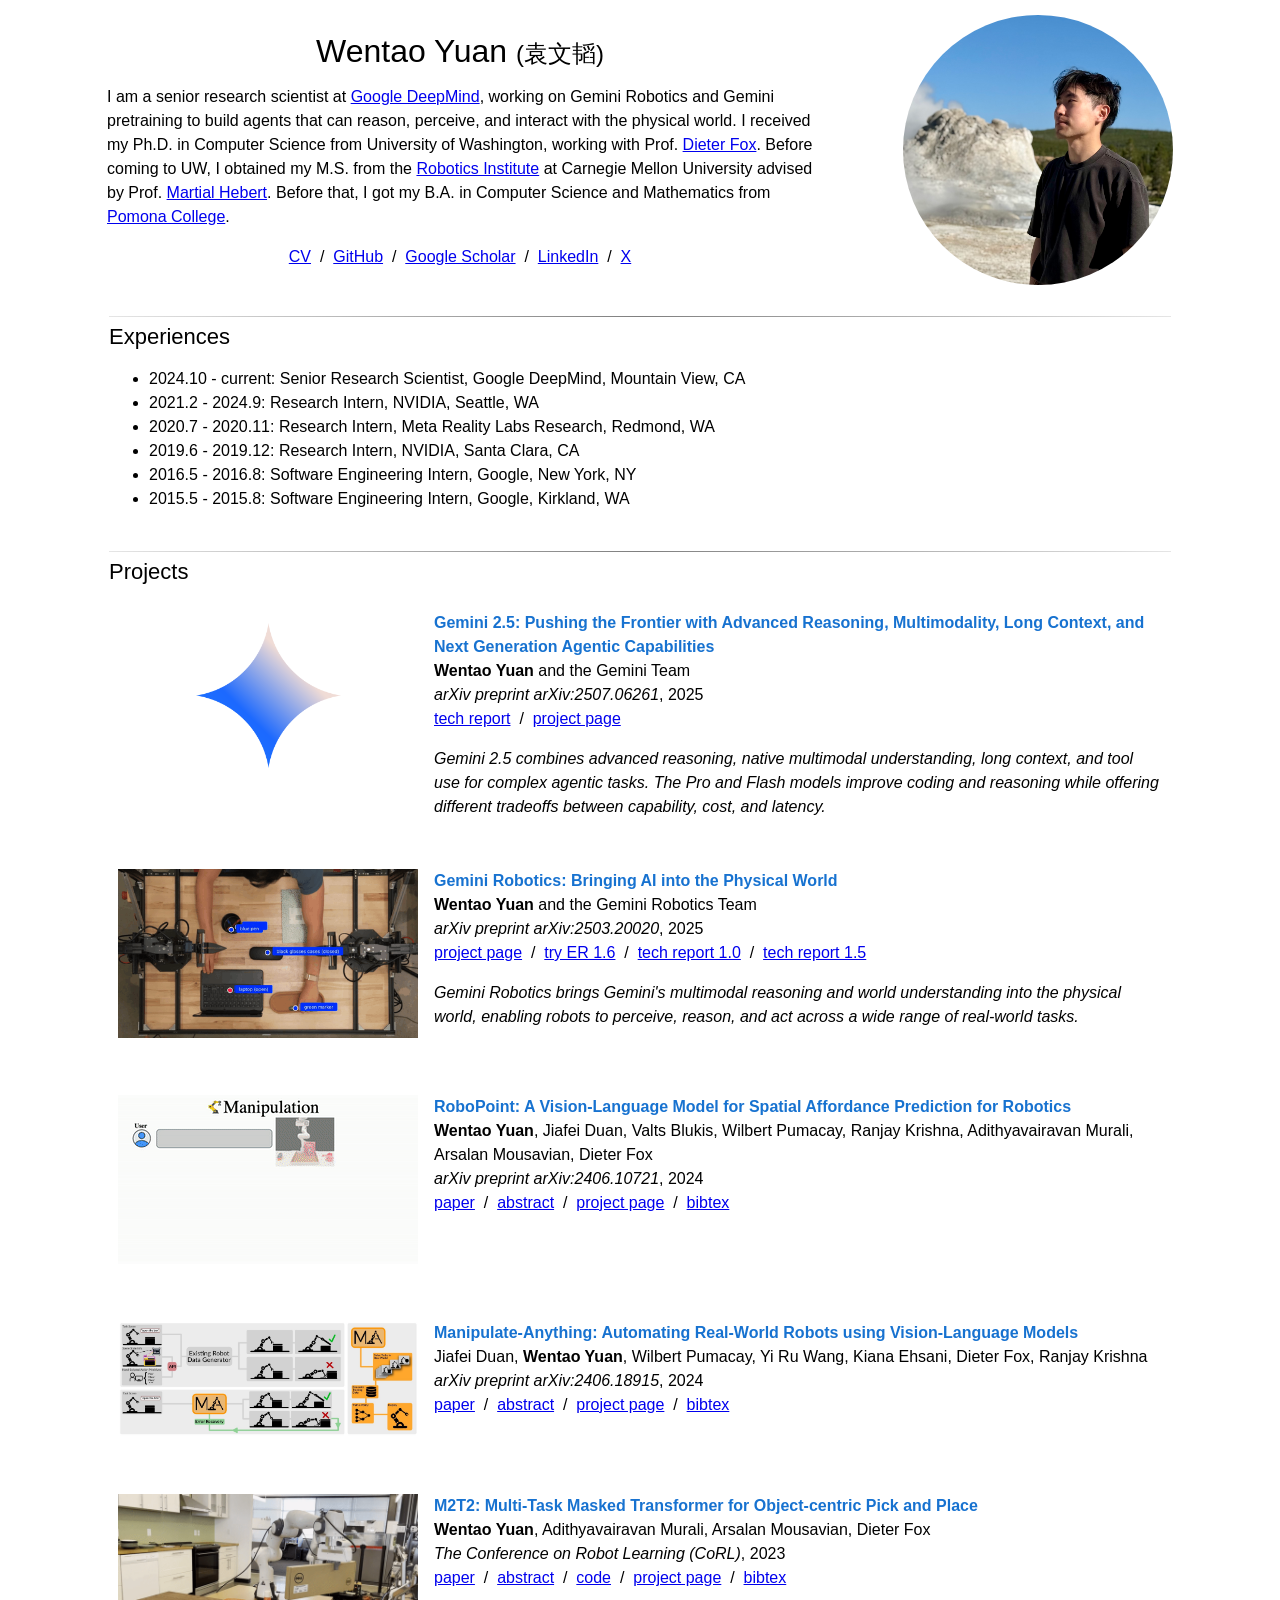
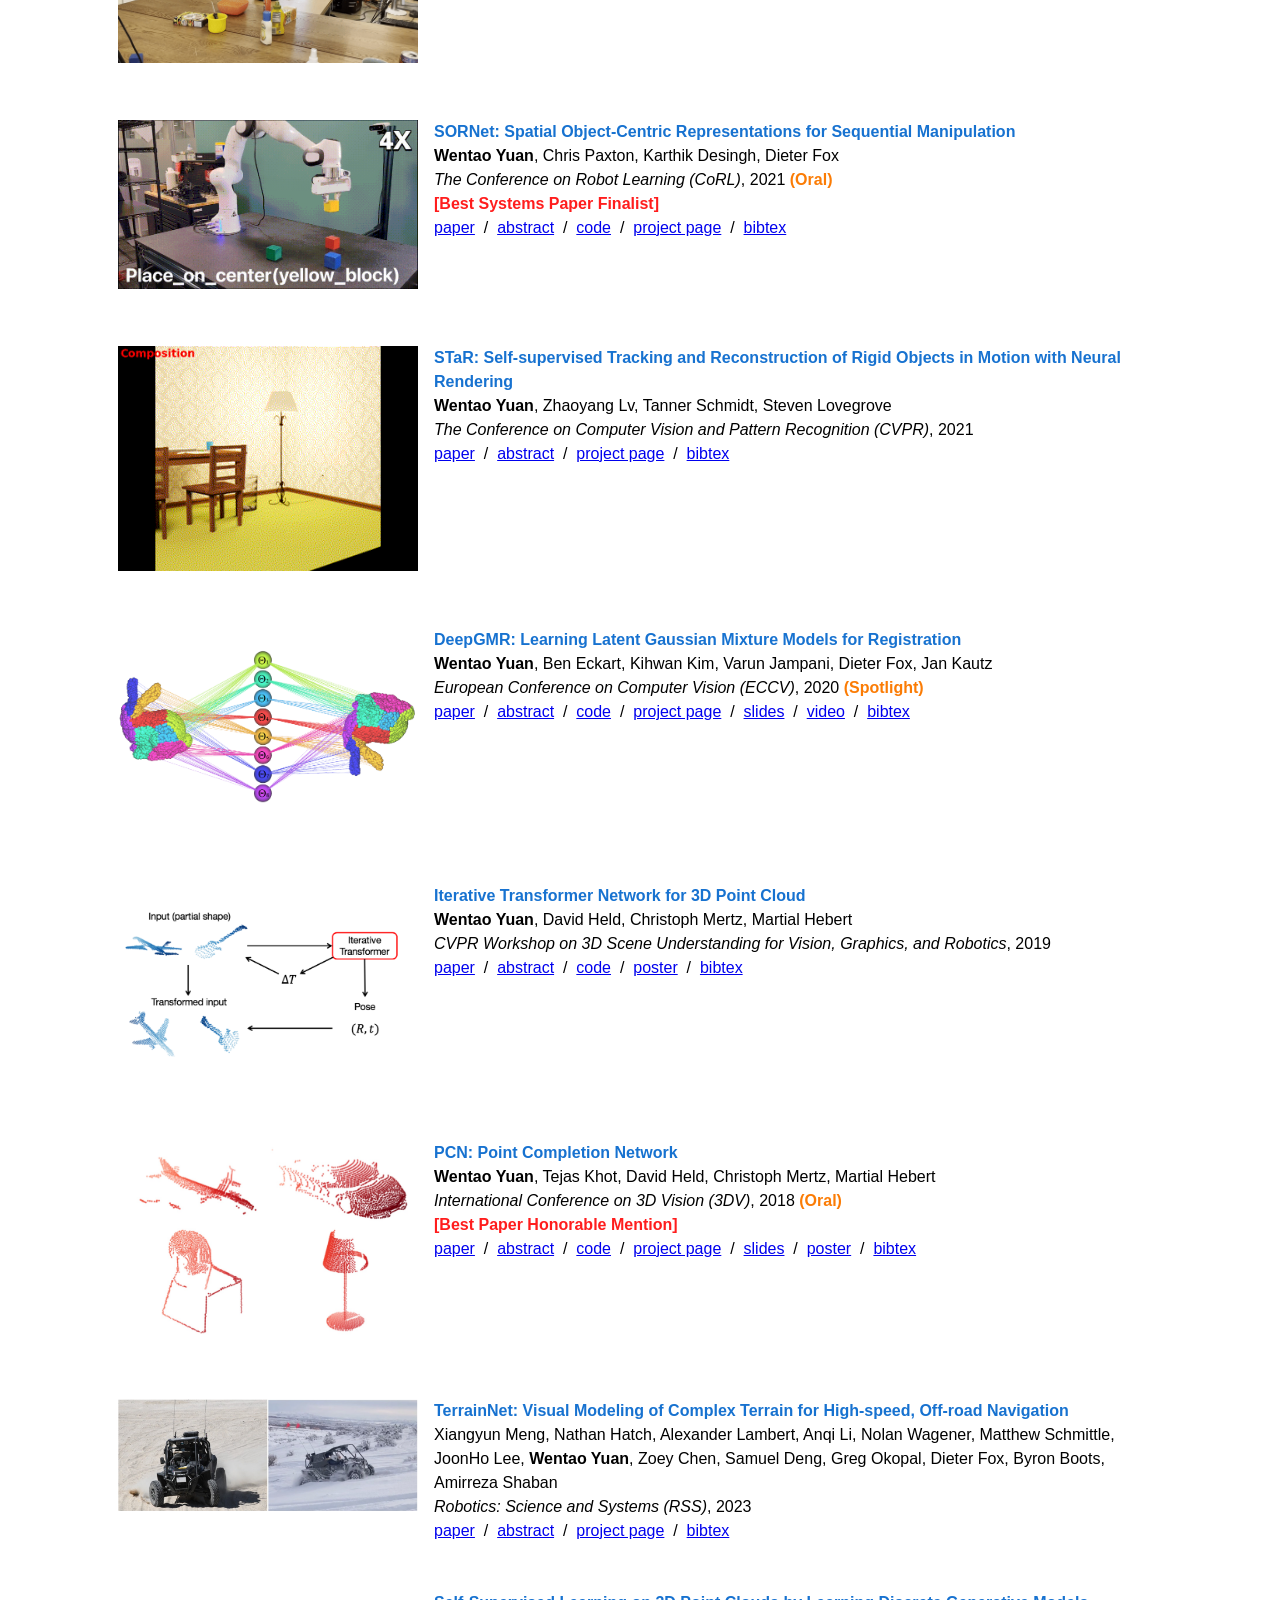
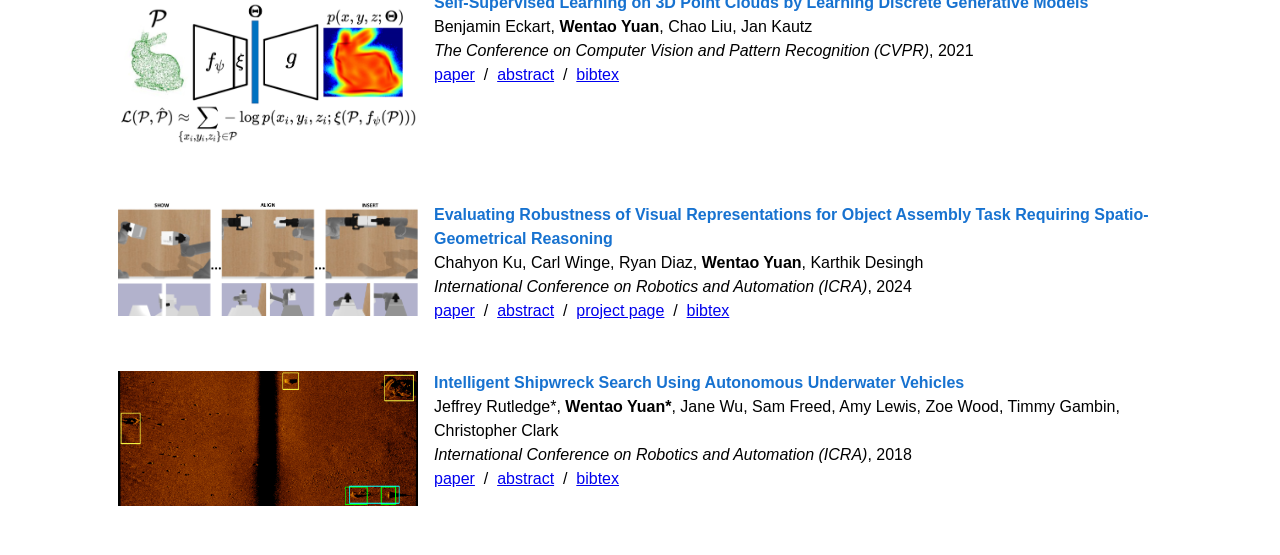
<file: index.html>
<!DOCTYPE html>

<!-- Global site tag (gtag.js) - Google Analytics -->
<script async src="https://www.googletagmanager.com/gtag/js?id=UA-120436611-3"></script>
<script>
  window.dataLayer = window.dataLayer || [];
  function gtag(){dataLayer.push(arguments);}
  gtag('js', new Date());

  gtag('config', 'UA-120436611-3');
</script>

<html>
  <script type="text/javascript" src="scripts/hideblock.js"></script>
  <head>
    <title>Wentao Yuan (&#34945;&#25991;&#38892;)</title>
    <link rel="stylesheet" type="text/css" href="style.css">
  </head>

  <body>
    <table width="100%" align="center" border="0" cellspacing="0" cellpadding="20">
      <tr>
        <td width="60%" align="left" valign="middle">
          <p align="center">
            <name>Wentao Yuan </name><cname>(&#34945;&#25991;&#38892;)</cname>
          </p>
          <p>I am a senior research scientist at <a href="https://deepmind.google">Google DeepMind</a>, working on Gemini Robotics and Gemini pretraining to build agents that can reason, perceive, and interact with the physical world. I received my Ph.D. in Computer Science from University of Washington, working with Prof. <a href="https://homes.cs.washington.edu/~fox">Dieter Fox</a>. Before coming to UW, I obtained my M.S. from the <a href="https://ri.cmu.edu">Robotics Institute</a> at Carnegie Mellon University advised by Prof. <a href="https://cs.cmu.edu/~hebert">Martial Hebert</a>. Before that, I got my B.A. in Computer Science and Mathematics from <a href="https://www.pomona.edu">Pomona College</a>.</p>
          <p align=center>
            <a href="documents/CV.pdf">CV</a> &nbsp/&nbsp
            <a href="https://github.com/wentaoyuan">GitHub</a> &nbsp/&nbsp
            <a href="https://scholar.google.com/citations?user=PZZZG6YAAAAJ&hl=en">Google Scholar</a> &nbsp/&nbsp
            <a href="https://linkedin.com/in/wentaoyuan">LinkedIn</a> &nbsp/&nbsp
            <a href="https://x.com/TonyWentaoYuan">X</a>
          </p>
        </td>
        <td width="30%" align="right" class="image_container">
          <img src="images/profile.jpg" class="headshot" width=270>
          <!-- onmouseover="this.src='images/profile1.jpg';" onmouseout="this.src='images/profile0.jpg';" -->
        </td>
      </tr>
    </table>

    <table width="100%" align="center">
      <tr>
        <td>
          <hr>
          <heading>Experiences</heading>
          <ul>
            <li>2024.10 - current: Senior Research Scientist, Google DeepMind, Mountain View, CA</li>
            <li>2021.2 - 2024.9: Research Intern, NVIDIA, Seattle, WA</li>
            <li>2020.7 - 2020.11: Research Intern, Meta Reality Labs Research, Redmond, WA</li>
            <li>2019.6 - 2019.12: Research Intern, NVIDIA, Santa Clara, CA</li>
            <li>2016.5 - 2016.8: Software Engineering Intern, Google, New York, NY</li>
            <li>2015.5 - 2015.8: Software Engineering Intern, Google, Kirkland, WA</li>
          </ul>
        </td>
      </tr>
      <tr>
        <td>
          <hr>
          <heading>Projects</heading>
          <table>
            <tr>
              <td width="25%" valign="top">
                <p><img src="images/gemini-2.5.png" alt="Blue Gemini logo" width="300" height="169" style="object-fit: contain; padding: 12px; box-sizing: border-box; background: #fff;"></p>
              </td>
              <td width="75%" valign="top">
                <p>
                <papertitle>Gemini 2.5: Pushing the Frontier with Advanced Reasoning, Multimodality, Long Context, and Next Generation Agentic Capabilities</papertitle><br>
                <strong>Wentao Yuan</strong> and the Gemini Team<br>
                <em>arXiv preprint arXiv:2507.06261</em>, 2025<br>
                <a href="https://arxiv.org/abs/2507.06261">tech report</a> &nbsp/&nbsp
                <a href="https://deepmind.google/models/gemini/">project page</a>
                </p>
                <p><em>
                  Gemini 2.5 combines advanced reasoning, native multimodal understanding, long context, and tool use for complex agentic tasks. The Pro and Flash models improve coding and reasoning while offering different tradeoffs between capability, cost, and latency.
                </em></p>
              </td>
            </tr>
          </table>
          <table>
            <tr>
              <td width="25%" valign="top">
                <p><img src="images/gemini-robotics-er.gif" width="300"></p>
              </td>
              <td width="75%" valign="top">
                <p>
                <papertitle>Gemini Robotics: Bringing AI into the Physical World</papertitle><br>
                <strong>Wentao Yuan</strong> and the Gemini Robotics Team<br>
                <em>arXiv preprint arXiv:2503.20020</em>, 2025<br>
                <a href="https://deepmind.google/models/gemini-robotics/">project page</a> &nbsp/&nbsp
                <a href="https://aistudio.google.com/prompts/new_chat?model=gemini-robotics-er-1.6-preview">try ER 1.6</a> &nbsp/&nbsp
                <a href="https://arxiv.org/abs/2503.20020">tech report 1.0</a> &nbsp/&nbsp
                <a href="https://arxiv.org/abs/2510.03342">tech report 1.5</a>
                </p>
                <p><em>
                  Gemini Robotics brings Gemini's multimodal reasoning and world understanding into the physical world, enabling robots to perceive, reason, and act across a wide range of real-world tasks.
                </em></p>
              </td>
            </tr>
          </table>
          <table>
            <tr>
              <td width="25%" valign="top">
                <p><img src="images/robopoint.gif" width="300"></p>
              </td>
              <td width="75%" valign="top">
                <p>
                <papertitle>RoboPoint: A Vision-Language Model for Spatial Affordance Prediction for Robotics</papertitle><br>
                <strong>Wentao Yuan</strong>, Jiafei Duan, Valts Blukis, Wilbert Pumacay, Ranjay Krishna, Adithyavairavan Murali, Arsalan Mousavian, Dieter Fox<br>
                <em>arXiv preprint arXiv:2406.10721</em>, 2024<br>
                <a href="https://arxiv.org/abs/2406.10721">paper</a> &nbsp/&nbsp
                <a href="javascript:toggleblock('corl2024robopointAbs')">abstract</a> &nbsp/&nbsp
                <a href="https://robo-point.github.io">project page</a> &nbsp/&nbsp
                <a href="javascript:toggleblock('corl2024robopointBib')">bibtex</a>
                </p>
                <p><em id="corl2024robopointAbs">
                  From rearranging objects on a table to putting groceries into shelves, robots must plan precise action points to perform tasks accurately and reliably. In spite of the recent adoption of vision language models (VLMs) to control robot behavior, VLMs struggle to precisely articulate robot actions using language. We introduce an automatic synthetic data generation pipeline that instruction-tunes VLMs to robotic domains and needs. Using the pipeline, we train RoboPoint, a VLM that predicts image keypoint affordances given language instructions. Compared to alternative approaches, our method requires no real-world data collection or human demonstration, making it much more scalable to diverse environments and viewpoints. In addition, RoboPoint is a general model that enables several downstream applications such as robot navigation, manipulation, and augmented reality (AR) assistance. Our experiments demonstrate that RoboPoint outperforms state-of-the-art VLMs (GPT-4o) and visual prompting techniques (PIVOT) by 21.8% in the accuracy of predicting spatial affordance and by 30.5% in the success rate of downstream tasks.
                </em></p>
                <pre id="corl2024robopointBib">
                  @article{yuan2024robopoint,
                    title={RoboPoint: A Vision-Language Model for Spatial Affordance Prediction for Robotics},
                    author={Yuan, Wentao and Duan, Jiafei and Blukis, Valts and Pumacay, Wilbert and Krishna, Ranjay and Murali, Adithyavairavan and Mousavian, Arsalan and Fox, Dieter},
                    journal={arXiv preprint arXiv:2406.10721},
                    year={2024}
                  }
                </pre>
              </td>
              <script language="javascript" type="text/javascript" xml:space="preserve">
                hideblock('corl2024robopointAbs');
                hideblock('corl2024robopointBib');
              </script>
            </tr>
          </table>
          <table>
            <tr>
              <td width="25%" valign="top">
                <p><img src="images/ma.jpg" width="300"></p>
              </td>
              <td width="75%" valign="top">
                <p>
                <papertitle>Manipulate-Anything: Automating Real-World Robots using Vision-Language Models</papertitle><br>
                Jiafei Duan, <strong>Wentao Yuan</strong>, Wilbert Pumacay, Yi Ru Wang, Kiana Ehsani, Dieter Fox, Ranjay Krishna<br>
                <em>arXiv preprint arXiv:2406.18915</em>, 2024<br>
                <a href="https://arxiv.org/abs/2406.18915">paper</a> &nbsp/&nbsp
                <a href="javascript:toggleblock('corl2024MAAbs')">abstract</a> &nbsp/&nbsp
                <a href="https://robo-ma.github.io">project page</a> &nbsp/&nbsp
                <a href="javascript:toggleblock('corl2024MABib')">bibtex</a>
                </p>
                <p><em id="corl2024MAAbs">
                  Large-scale endeavors like RT-1 and widespread community efforts such as Open-X-Embodiment have contributed to growing the scale of robot demonstration data. However, there is still an opportunity to improve the quality, quantity, and diversity of robot demonstration data. Although vision-language models have been shown to automatically generate demonstration data, their utility has been limited to environments with privileged state information, they require hand-designed skills, and are limited to interactions with few object instances. We propose Manipulate-Anything, a scalable automated generation method for real-world robotic manipulation. Unlike prior work, our method can operate in real-world environments without any privileged state information, hand-designed skills, and can manipulate any static object. We evaluate our method using two setups. First, Manipulate-Anything successfully generates trajectories for all 5 real-world and 12 simulation tasks, significantly outperforming existing methods like VoxPoser. Second, Manipulate-Anything's demonstrations can train more robust behavior cloning policies than training with human demonstrations, or from data generated by VoxPoser and Code-As-Policies. We believe Manipulate-Anything can be the scalable method for both generating data for robotics and solving novel tasks in a zero-shot setting.
                </em></p>
                <pre id="corl2024MABib">
                  @article{duan2024manipulate,
                    title={Manipulate-Anything: Automating Real-World Robots using Vision-Language Models},
                    author={Duan, Jiafei and Yuan, Wentao and Pumacay, Wilbert and Wang, Yi Ru and Ehsani, Kiana and Fox, Dieter and Krishna, Ranjay},
                    journal={arXiv preprint arXiv:2406.18915},
                    year={2024}
                  }
                </pre>
              </td>
              <script language="javascript" type="text/javascript" xml:space="preserve">
                hideblock('corl2024MAAbs');
                hideblock('corl2024MABib');
              </script>
            </tr>
          </table>
          <table>
            <tr>
              <td width="25%" valign="top">
                <p><img src="images/m2t2.gif" width="300"></p>
              </td>
              <td width="75%" valign="top">
                <p>
                <papertitle>M2T2: Multi-Task Masked Transformer for Object-centric Pick and Place</papertitle><br>
                <strong>Wentao Yuan</strong>, Adithyavairavan Murali, Arsalan Mousavian, Dieter Fox<br>
                <em>The Conference on Robot Learning (CoRL)</em>, 2023<br>
                <a href="https://arxiv.org/abs/2311.00926">paper</a> &nbsp/&nbsp
                <a href="javascript:toggleblock('corl2023m2t2Abs')">abstract</a> &nbsp/&nbsp
                <a href="https://github.com/NVlabs/M2T2">code</a> &nbsp/&nbsp
                <a href="https://m2-t2.github.io">project page</a> &nbsp/&nbsp
                <a href="javascript:toggleblock('corl2023m2t2Bib')">bibtex</a>
                </p>
                <p><em id="corl2023m2t2Abs">
                  With the advent of large language models and large-scale robotic datasets, there has been tremendous progress in high-level decision-making for object manipulation. These generic models are able to interpret complex tasks using language commands, but they often have difficulties generalizing to out-of-distribution objects due to the inability of low-level action primitives. In contrast, existing task-specific models excel in low-level manipulation of unknown objects, but only work for a single type of action. To bridge this gap, we present M2T2, a single model that supplies different types of low-level actions that work robustly on arbitrary objects in cluttered scenes. M2T2 is a transformer model which reasons about contact points and predicts valid gripper poses for different action modes given a raw point cloud of the scene. Trained on a large-scale synthetic dataset with 128K scenes, M2T2 achieves zero-shot sim2real transfer on the real robot, outperforming the baseline system with state-of-the-art task-specific models by about 19% in overall performance and 37.5% in challenging scenes where the object needs to be re-oriented for collision-free placement. M2T2 also achieves state-of-the-art results on a subset of language conditioned tasks in RLBench.
                </em></p>
                <pre id="corl2023m2t2Bib">
                  @inproceedings{yuan2023m2t2,
                    title={M2T2: Multi-Task Masked Transformer for Object-centric Pick and Place},
                    author={Yuan, Wentao and Murali, Adithyavairavan and Mousavian, Arsalan and Fox, Dieter},
                    booktitle={7th Annual Conference on Robot Learning},
                    year={2023}
                  }
                </pre>
              </td>
              <script language="javascript" type="text/javascript" xml:space="preserve">
                hideblock('corl2023m2t2Abs');
                hideblock('corl2023m2t2Bib');
              </script>
            </tr>
          </table>
          <table>
            <tr>
              <td width="25%" valign="top">
                <p><img src="images/sornet.gif" width="300"></p>
              </td>
              <td width="75%" valign="top">
                <p>
                <papertitle>SORNet: Spatial Object-Centric Representations for Sequential Manipulation</papertitle><br>
                <strong>Wentao Yuan</strong>, Chris Paxton, Karthik Desingh, Dieter Fox<br>
                <em>The Conference on Robot Learning (CoRL)</em>, 2021 <highlight1>(Oral)</highlight1><br>
                <highlight2>[Best Systems Paper Finalist]</highlight2><br>
                <a href="https://arxiv.org/abs/2109.03891">paper</a> &nbsp/&nbsp
                <a href="javascript:toggleblock('corl2021sornetAbs')">abstract</a> &nbsp/&nbsp
                <a href="https://github.com/wentaoyuan/sornet">code</a> &nbsp/&nbsp
                <a href="https://wentaoyuan.github.io/sornet">project page</a> &nbsp/&nbsp
                <a href="javascript:toggleblock('corl2021sornetBib')">bibtex</a>
                </p>
                <p><em id="corl2021sornetAbs">
                  Sequential manipulation tasks require a robot to perceive the state of an environment and plan a sequence of actions leading to a desired goal state, where the ability to reason about spatial relationships among object entities from raw sensor inputs is crucial. Prior works relying on explicit state estimation or end-to-end learning struggle with novel objects. 
                </em></p>
                <pre id="corl2021sornetBib">
                  @inproceedings{yuan2021sornet,
                    title={SORNet: Spatial Object-Centric Representations for Sequential Manipulation},
                    author={Wentao Yuan and Chris Paxton and Karthik Desingh and Dieter Fox},
                    booktitle={5th Annual Conference on Robot Learning},
                    year={2021},
                    url={https://openreview.net/forum?id=mOLu2rODIJF}
                  }
                </pre>
              </td>
              <script language="javascript" type="text/javascript" xml:space="preserve">
                hideblock('corl2021sornetAbs');
                hideblock('corl2021sornetBib');
              </script>
            </tr>
          </table>
          <table>
            <tr>
              <td width="25%" valign="top">
                <p><img src="images/star.gif" width="300"></p>
              </td>
              <td width="75%" valign="top">
                <p>
                <papertitle>STaR: Self-supervised Tracking and Reconstruction of Rigid Objects in Motion with Neural Rendering</papertitle><br>
                <strong>Wentao Yuan</strong>, Zhaoyang Lv, Tanner Schmidt, Steven Lovegrove<br>
                <em>The Conference on Computer Vision and Pattern Recognition (CVPR)</em>, 2021<br>
                <a href="https://arxiv.org/abs/2101.01602">paper</a> &nbsp/&nbsp
                <a href="javascript:toggleblock('cvpr2021starAbs')">abstract</a> &nbsp/&nbsp
                <a href="https://wentaoyuan.github.io/star">project page</a> &nbsp/&nbsp
                <a href="javascript:toggleblock('cvpr2021starBib')">bibtex</a>
                </p>
                <p><em id="cvpr2021starAbs">
                  We present STaR, a novel method that performs Self-supervised Tracking and Reconstruction of dynamic scenes with rigid motion from multi-view RGB videos without any manual annotation. Recent work has shown that neural networks are surprisingly effective at the task of compressing many views of a scene into a learned function which maps from a viewing ray to an observed radiance value via volume rendering. Unfortunately, these methods lose all their predictive power once any object in the scene has moved. In this work, we explicitly model rigid motion of objects in the context of neural representations of radiance fields. We show that without any additional human specified supervision, we can reconstruct a dynamic scene with a single rigid object in motion by simultaneously decomposing it into its two constituent parts and encoding each with its own neural representation. We achieve this by jointly optimizing the parameters of two neural radiance fields and a set of rigid poses which align the two fields at each frame. On both synthetic and real world datasets, we demonstrate that our method can render photorealistic novel views, where novelty is measured on both spatial and temporal axes. Our factored representation furthermore enables animation of unseen object motion.
                </em></p>
                <pre id="cvpr2021starBib">
                  @inproceedings{yuan2021star,
                    title={STaR: Self-supervised Tracking and Reconstruction of Rigid Objects in Motion with Neural Rendering},
                    author={Yuan, Wentao and Lv, Zhaoyang and Schmidt, Tanner and Lovegrove, Steven},
                    booktitle={Proceedings of the IEEE/CVF Conference on Computer Vision and Pattern Recognition},
                    pages={13144--13152},
                    year={2021}
                  }
                </pre>
              </td>
              <script language="javascript" type="text/javascript" xml:space="preserve">
                hideblock('cvpr2021starAbs');
                hideblock('cvpr2021starBib');
              </script>
            </tr>
          </table>
          <table>
            <tr>
              <td width="25%" valign="top">
                <p><img src="images/deepgmr.png" width="300"></p>
              </td>
              <td width="75%" valign="top">
                <p>
                <papertitle>DeepGMR: Learning Latent Gaussian Mixture Models for Registration</papertitle><br>
                <strong>Wentao Yuan</strong>, Ben Eckart, Kihwan Kim, Varun Jampani, Dieter Fox, Jan Kautz<br>
                <em>European Conference on Computer Vision (ECCV)</em>, 2020 <highlight1>(Spotlight)</highlight1><br>
                <a href="https://arxiv.org/abs/2008.09088">paper</a> &nbsp/&nbsp
                <a href="javascript:toggleblock('eccv2020deepgmrAbs')">abstract</a> &nbsp/&nbsp
                <a href="https://github.com/wentaoyuan/deepgmr">code</a> &nbsp/&nbsp
                <a href="https://wentaoyuan.github.io/deepgmr">project page</a> &nbsp/&nbsp
                <a href="documents/deepgmr_slides.pdf">slides</a> &nbsp/&nbsp
                <a href="https://youtu.be/xlUywtzDjOQ">video</a> &nbsp/&nbsp
                <a href="javascript:toggleblock('eccv2020deepgmrBib')">bibtex</a>
                </p>
                <p><em id="eccv2020deepgmrAbs">
                  Point cloud registration is a fundamental problem in 3D computer vision, graphics and robotics. For the last few decades, existing registration algorithms have struggled in situations with large transformations, noise, and time constraints. In this paper, we introduce Deep Gaussian Mixture Registration (DeepGMR), the first learning-based registration method that explicitly leverages a probabilistic registration paradigm by formulating registration as the minimization of KL-divergence between two probability distributions modeled as mixtures of Gaussians. We design a neural network that extracts pose-invariant correspondences between raw point clouds and Gaussian Mixture Model (GMM) parameters and two differentiable compute blocks that recover the optimal transformation from matched GMM parameters. This construction allows the network learn an SE(3)-invariant feature space, producing a global registration method that is real-time, generalizable, and robust to noise. Across synthetic and real-world data, our proposed method shows favorable performance when compared with state-of-the-art geometry-based and learning-based registration methods.
                </em></p>
                <pre id="eccv2020deepgmrBib">
                  @inproceedings{yuan2020deepgmr,
                    title={Deepgmr: Learning latent gaussian mixture models for registration},
                    author={Yuan, Wentao and Eckart, Benjamin and Kim, Kihwan and Jampani, Varun and Fox, Dieter and Kautz, Jan},
                    booktitle={European Conference on Computer Vision},
                    pages={733--750},
                    year={2020},
                    organization={Springer}
                  }
                </pre>
              </td>
              <script language="javascript" type="text/javascript" xml:space="preserve">
                hideblock('eccv2020deepgmrAbs');
                hideblock('eccv2020deepgmrBib');
              </script>
            </tr>
          </table>
          <table>
            <tr>
              <td width="25%" valign="top">
                <p><img src="images/it-net.png" width="300"></p>
              </td>
              <td width="75%" valign="top">
                <p>
                <papertitle>Iterative Transformer Network for 3D Point Cloud</papertitle><br>
                <strong>Wentao Yuan</strong>, David Held, Christoph Mertz, Martial Hebert<br>
                <em>CVPR Workshop on 3D Scene Understanding for Vision, Graphics, and Robotics</em>, 2019<br>
                <a href="https://arxiv.org/abs/1811.11209">paper</a> &nbsp/&nbsp
                <a href="javascript:toggleblock('cvpr19itnetAbs')">abstract</a> &nbsp/&nbsp
                <a href="https://github.com/wentaoyuan/it-net">code</a> &nbsp/&nbsp
                <a href="https://drive.google.com/open?id=1ZfFEoUfRHslroKGq3NoI7yJeunjicPUB">poster</a> &nbsp/&nbsp
                <a href="javascript:toggleblock('cvpr19itnetBib')">bibtex</a>
                </p>
                <p><em id="cvpr19itnetAbs">
                  3D point cloud is an efficient and flexible representation of 3D structures. Recently, neural networks operating on point clouds have shown superior performance on 3D understanding tasks such as shape classification and part segmentation. However, performance on such tasks is evaluated on complete shapes aligned in a canonical frame, while real world 3D data are partial and unaligned. A key challenge in learning from partial, unaligned point cloud data is to learn features that are invariant or equivariant with respect to geometric transformations. To address this challenge, we propose the Iterative Transformer Network (IT-Net), a network module that canonicalizes the pose of a partial object with a series of 3D rigid transformations predicted in an iterative fashion. We demonstrate the efficacy of IT-Net as an anytime pose estimator from partial point clouds without using complete object models. Further, we show that IT-Net achieves superior performance over alternative 3D transformer networks on various tasks, such as partial shape classification and object part segmentation.
                </em></p>
                <pre id="cvpr19itnetBib">
                  @article{yuan2018iterative,
                    title={Iterative Transformer Network for 3D Point Cloud},
                    author={Yuan, Wentao and Held, David and Mertz, Christoph and Hebert, Martial},
                    journal={arXiv preprint arXiv:1811.11209},
                    year={2018}
                  }
                </pre>
              </td>
              <script language="javascript" type="text/javascript" xml:space="preserve">
                hideblock('cvpr19itnetAbs');
                hideblock('cvpr19itnetBib');
              </script>
            </tr>
          </table>
          <table>
            <tr>
              <td width="25%" valign="top">
                <p><img src="images/pcn1.jpg" width="300" onmouseover="this.src='images/pcn2.jpg';" onmouseout="this.src='images/pcn1.jpg';"></p>
              </td>
              <td width="75%" valign="top">
                <p>
                <papertitle>PCN: Point Completion Network</papertitle><br>
                <strong>Wentao Yuan</strong>, Tejas Khot, David Held, Christoph Mertz, Martial Hebert<br>
                <em>International Conference on 3D Vision (3DV)</em>, 2018 <highlight1>(Oral)</highlight1><br>
                <highlight2>[Best Paper Honorable Mention]</highlight2><br>
                <a href="https://arxiv.org/abs/1808.00671">paper</a> &nbsp/&nbsp
                <a href="javascript:toggleblock('3dv18pcnAbs')">abstract</a> &nbsp/&nbsp
                <a href="https://github.com/wentaoyuan/pcn">code</a> &nbsp/&nbsp
                <a href="https://wentaoyuan.github.io/pcn">project page</a> &nbsp/&nbsp
                <a href="https://drive.google.com/open?id=1fRVUOp5rTT-Q5JdxKKB4-zB5mW1Oa2AW">slides</a> &nbsp/&nbsp
                <a href="https://drive.google.com/open?id=14K6zTdLpLxzrkynHWyfQefmJ-YnBbo_s">poster</a> &nbsp/&nbsp
                <a href="javascript:toggleblock('3dv18pcnBib')">bibtex</a>
                </p>
                <p><em id="3dv18pcnAbs">
                  Shape completion, the problem of estimating the complete geometry of objects from partial observations, lies at the core of many vision and robotics applications. In this work, we propose Point Completion Network (PCN), a novel learning-based approach for shape completion. Unlike existing shape completion methods, PCN directly operates on raw point clouds without any structural assumption (e.g. symmetry) or annotation (e.g. semantic class) about the underlying shape. It features a decoder design that enables the generation of fine-grained completions while maintaining a small number of parameters. Our experiments show that PCN produces dense, complete point clouds with realistic structures in the missing regions on inputs with various levels of incompleteness and noise, including cars from LiDAR scans in the KITTI dataset.
                </em></p>
                <pre id="3dv18pcnBib">
                  @inproceedings{yuan2018pcn,
                    title={PCN: Point Completion Network},
                    author={Yuan, Wentao and Khot, Tejas and Held, David and Mertz, Christoph and Hebert, Martial},
                    booktitle={2018 International Conference on 3D Vision (3DV)},
                    pages={728--737},
                    year={2018},
                    organization={IEEE}
                  }
                </pre>
              </td>
              <script language="javascript" type="text/javascript" xml:space="preserve">
                hideblock('3dv18pcnAbs');
                hideblock('3dv18pcnBib');
              </script>
            </tr>
          </table>
          <table>
            <tr>
              <td width="25%" valign="top">
                <p><img src="images/racer.png" width="300"></p>
              </td>
              <td width="75%" valign="top">
                <p>
                <papertitle>TerrainNet: Visual Modeling of Complex Terrain for High-speed, Off-road Navigation</papertitle><br>
                Xiangyun Meng, Nathan Hatch, Alexander Lambert, Anqi Li, Nolan Wagener, Matthew Schmittle, JoonHo Lee, <strong>Wentao Yuan</strong>, Zoey Chen, Samuel Deng, Greg Okopal, Dieter Fox, Byron Boots, Amirreza Shaban<br>
                <em>Robotics: Science and Systems (RSS)</em>, 2023<br>
                <a href="https://arxiv.org/abs/2303.15771">paper</a> &nbsp/&nbsp
                <a href="javascript:toggleblock('rss2023terrainAbs')">abstract</a> &nbsp/&nbsp
                <a href="https://sites.google.com/view/visual-terrain-modeling">project page</a> &nbsp/&nbsp
                <a href="javascript:toggleblock('rss2023terrainBib')">bibtex</a>
                </p>
                <p><em id="rss2023terrainAbs">
                  Effective use of camera-based vision systems is essential for robust performance in autonomous off-road driving, particularly in the high-speed regime. Despite success in structured, on-road settings, current end-to-end approaches for scene prediction have yet to be successfully adapted for complex outdoor terrain. To this end, we present TerrainNet, a vision-based terrain perception system for semantic and geometric terrain prediction for aggressive, off-road navigation. The approach relies on several key insights and practical considerations for achieving reliable terrain modeling. The network includes a multi-headed output representation to capture fine- and coarse-grained terrain features necessary for estimating traversability. Accurate depth estimation is achieved using self-supervised depth completion with multi-view RGB and stereo inputs. Requirements for real-time performance and fast inference speeds are met using efficient, learned image feature projections. Furthermore, the model is trained on a large-scale, real-world off-road dataset collected across a variety of diverse outdoor environments. We show how TerrainNet can also be used for costmap prediction and provide a detailed framework for integration into a planning module. We demonstrate the performance of TerrainNet through extensive comparison to current state-of-the-art baselines for camera-only scene prediction. Finally, we showcase the effectiveness of integrating TerrainNet within a complete autonomous-driving stack by conducting a real-world vehicle test in a challenging off-road scenario.
                </em></p>
                <pre id="rss2023terrainBib">
                  @inproceedings{meng2023terrainnet,
                    title={Terrainnet: Visual modeling of complex terrain for high-speed, off-road navigation},
                    author={Meng, Xiangyun and Hatch, Nathan and Lambert, Alexander and Li, Anqi and Wagener, Nolan and Schmittle, Matthew and Lee, JoonHo and Yuan, Wentao and Chen, Zoey and Deng, Samuel and others},
                    booktitle={Robotics: Science and Systems},
                    year={2023}
                  }
                </pre>
              </td>
              <script language="javascript" type="text/javascript" xml:space="preserve">
                hideblock('rss2023terrainAbs');
                hideblock('rss2023terrainBib');
              </script>
            </tr>
            <tr>
              <td width="25%" valign="top">
                <p><img src="images/ssl3d.png" width="300"></p>
              </td>
              <td width="75%" valign="top">
                <p>
                <papertitle>Self-Supervised Learning on 3D Point Clouds by Learning Discrete Generative Models</papertitle><br>
                Benjamin Eckart, <strong>Wentao Yuan</strong>, Chao Liu, Jan Kautz<br>
                <em>The Conference on Computer Vision and Pattern Recognition (CVPR)</em>, 2021<br>
                <a href="https://openaccess.thecvf.com/content/CVPR2021/papers/Eckart_Self-Supervised_Learning_on_3D_Point_Clouds_by_Learning_Discrete_Generative_CVPR_2021_paper.pdf">paper</a> &nbsp/&nbsp
                <a href="javascript:toggleblock('cvpr2021ssl3dAbs')">abstract</a> &nbsp/&nbsp
                <a href="javascript:toggleblock('cvpr2021ssl3dBib')">bibtex</a>
                </p>
                <p><em id="cvpr2021ssl3dAbs">
                  While recent pre-training tasks on 2D images have proven very successful for transfer learning, pre-training for 3D data remains challenging. In this work, we introduce a general method for 3D self-supervised representation learning that 1) remains agnostic to the underlying neural network architecture, and 2) specifically leverages the geometric nature of 3D point cloud data. The proposed task softly segments 3D points into a discrete number of geometric partitions. A self-supervised loss is formed under the interpretation that these soft partitions implicitly parameterize a latent Gaussian Mixture Model (GMM), and that this generative model establishes a data likelihood function. Our pretext task can therefore be viewed in terms of an encoder-decoder paradigm that squeezes learned representations through an implicitly defined parametric discrete generative model bottleneck. We show that any existing neural network architecture designed for supervised point cloud segmentation can be repurposed for the proposed unsupervised pretext task. By maximizing data likelihood with respect to the soft partitions formed by the unsupervised point-wise segmentation network, learned representations are encouraged to contain compositionally rich geometric information. In tests, we show that our method naturally induces semantic separation in feature space, resulting in state-of-the-art performance on downstream applications like model classification and semantic segmentation.
                </em></p>
                <pre id="cvpr2021ssl3dBib">
                  @inproceedings{eckart2021self,
                    title={Self-Supervised Learning on 3D Point Clouds by Learning Discrete Generative Models},
                    author={Eckart, Benjamin and Yuan, Wentao and Liu, Chao and Kautz, Jan},
                    booktitle={Proceedings of the IEEE/CVF Conference on Computer Vision and Pattern Recognition},
                    pages={8248--8257},
                    year={2021}
                  }
                </pre>
              </td>
              <script language="javascript" type="text/javascript" xml:space="preserve">
                hideblock('cvpr2021ssl3dAbs');
                hideblock('cvpr2021ssl3dBib');
              </script>
            </tr>
            <tr>
              <td width="25%" valign="top">
                <p><img src="images/peg-in-hole.png" width="300"></p>
              </td>
              <td width="75%" valign="top">
                <p>
                <papertitle>Evaluating Robustness of Visual Representations for Object Assembly Task Requiring Spatio-Geometrical Reasoning</papertitle><br>
                Chahyon Ku, Carl Winge, Ryan Diaz, <strong>Wentao Yuan</strong>, Karthik Desingh<br>
                <em>International Conference on Robotics and Automation (ICRA)</em>, 2024<br>
                <a href="https://arxiv.org/abs/2310.09943">paper</a> &nbsp/&nbsp
                <a href="javascript:toggleblock('icra2024evalAbs')">abstract</a> &nbsp/&nbsp
                <a href="https://sites.google.com/view/geometric-peg-in-hole">project page</a> &nbsp/&nbsp
                <a href="javascript:toggleblock('icra2024evalBib')">bibtex</a>
                </p>
                <p><em id="icra2024evalAbs">
                  This paper primarily focuses on evaluating and benchmarking the robustness of visual representations in the context of object assembly tasks. Specifically, it investigates the alignment and insertion of objects with geometrical extrusions and intrusions, commonly referred to as a peg-in-hole task. The accuracy required to detect and orient the peg and the hole geometry in SE(3) space for successful assembly poses significant challenges. Addressing this, we employ a general framework in visuomotor policy learning that utilizes visual pretraining models as vision encoders. Our study investigates the robustness of this framework when applied to a dual-arm manipulation setup, specifically to the grasp variations. Our quantitative analysis shows that existing pretrained models fail to capture the essential visual features necessary for this task. However, a visual encoder trained from scratch consistently outperforms the frozen pretrained models. Moreover, we discuss rotation representations and associated loss functions that substantially improve policy learning. We present a novel task scenario designed to evaluate the progress in visuomotor policy learning, with a specific focus on improving the robustness of intricate assembly tasks that require both geometrical and spatial reasoning.
                </em></p>
                <pre id="icra2024evalBib">
                  @inproceedings{ku2024evaluating,
                    title={Evaluating Robustness of Visual Representations for Object Assembly Task Requiring Spatio-Geometrical Reasoning},
                    author={Ku, Chahyon and Winge, Carl and Diaz, Ryan and Yuan, Wentao and Desingh, Karthik},
                    booktitle={2024 IEEE International Conference on Robotics and Automation (ICRA)},
                    year={2024},
                    organization={IEEE}
                  }
                </pre>
              </td>
              <script language="javascript" type="text/javascript" xml:space="preserve">
                hideblock('icra2024evalAbs');
                hideblock('icra2024evalBib');
              </script>
            </tr>
            <tr>
              <td width="25%" valign="top">
                <p><img src="images/shipwreck.png" width="300"></p>
              </td>
              <td width="75%" valign="top">
                <p>
                <papertitle>Intelligent Shipwreck Search Using Autonomous Underwater Vehicles</papertitle><br>
                Jeffrey Rutledge*, <strong>Wentao Yuan*</strong>, Jane Wu, Sam Freed, Amy Lewis, Zoe Wood, Timmy Gambin, Christopher Clark<br>
                <em>International Conference on Robotics and Automation (ICRA)</em>, 2018<br>
                <a href="https://www.lair.hmc.edu/s/icra_2018_rutledge.pdf">paper</a> &nbsp/&nbsp
                <a href="javascript:toggleblock('icra18shipAbs')">abstract</a> &nbsp/&nbsp
                <a href="javascript:toggleblock('icra18shipBib')">bibtex</a>
                </p>
                <p><em id="icra18shipAbs">
                  This paper presents an autonomous robot system that is designed to autonomously search for and geo-localize potential underwater archaeological sites. The system, based on Autonomous Underwater Vehicles, invokes a multi-step pipeline. First, the AUV constructs a high altitude scan over a large area to collect low-resolution side scan sonar data. Second, image processing software is employed to automatically detect and identify potential sites of interest. Third, a ranking algorithm assigns importance scores to each site. Fourth, an AUV path planner is used to plan a time-limited path that visits sites with a high importance at a low altitude to acquire high-resolution sonar data. Last, the AUV is deployed to follow this path. This system was implemented and evaluated during an archaeological survey located along the coast of Malta. These experiments demonstrated that the system is able to identify valuable archaeological sites accurately and efficiently in a large previously unsurveyed area. Also, the planned missions led to the discovery of a historical plane wreck whose location was previously unknown.
                </em></p>
                <pre id="icra18shipBib">
                  @inproceedings{rutledge2018intelligent,
                    title={Intelligent Shipwreck Search Using Autonomous Underwater Vehicles},
                    author={Rutledge, Jeffrey and Yuan, Wentao and Wu, Jane and Freed, Sam and Lewis, Amy and Wood, Zo{\"e} and Gambin, Timmy and Clark, Christopher},
                    booktitle={2018 IEEE International Conference on Robotics and Automation (ICRA)},
                    pages={1--8},
                    year={2018},
                    organization={IEEE}
                  }
                </pre>
              </td>
              <script language="javascript" type="text/javascript" xml:space="preserve">
                hideblock('icra18shipAbs');
                hideblock('icra18shipBib');
              </script>
            </tr>
          </table>
        </td>
      </tr>

      <!-- <tr>
        <td>
          <hr>
          <heading>Course Projects</heading>
          <table>
            <tr>
              <td width="50%" valign="top">
                <papertitle>Point Cloud Semantic Segmentation using Graph Convolutional Network</papertitle></br>
                <p><img src="images/segmentation.png" width="200"></p>
                <p>
                <a href="documents/gcn.pdf">pdf</a> &nbsp/&nbsp
                <a href="javascript:toggleblock('seggcn')">abstract</a> &nbsp/&nbsp
                <a href="https://github.com/wentaoyuan/pcd_seg">code</a> 
                </p>
                <p><em id="seggcn">
                  We explore a new way of converting point clouds to a representation suitable for deep learning, without destroying any geometric information. Specifically, we connect neighbouring points in a point cloud to form an undirected graph. Although graphs lack the translational-invariant structure just as point clouds, there has been a line of work  that extends CNNs to graphs by defining convolution in the spectral domain. The aim of this project is to investigate the effectiveness of these spectral CNNs on the task of point cloud semantic segmentation.
                </em></p>
              </td>
              <td width="50%" valign="top">
                <papertitle>Active Neural Localization in Noisy Environments</papertitle></br>
                <p><img src="images/localization.png" width="300"></p>
                <p>
                <a href="documents/neural_loc.pdf">pdf</a> &nbsp/&nbsp
                <a href="javascript:toggleblock('nloc')">abstract</a> &nbsp/&nbsp
                <a href="https://github.com/wentaoyuan/neural-localization">code</a> 
                </p>
                <p><em id="nloc">
                  Localization, the problem of estimating the location of the robot given a map and a sequence of observations, is a fundamental problems in mobile robotics. Most traditional localization methods are passive, i.e. the robot does not have the ability to adjust its action based on its observations. The recently proposed active neural localization algorighm combines deep neural networks with Bayes filter to perform efficient active localization. In this project, we seek to extend active neural localization in noisy environments, where Gaussian noises are added to both the position and the observation of the agent. A series of experiments show that our active localization method outperforms passive localization methods in both noiseless and noisy environments.
                </em></p>
              </td>
              <script language="javascript" type="text/javascript">
                hideblock('seggcn');
                hideblock('nloc');
              </script>
            </tr>
          </table>
        </td>
      </tr> -->

      <!-- <tr>
        <td>
          <hr>
          <heading>Personal</heading>
          <p>I enjoy singing, playing guitar and soccer. I am also a PADI AOW Diver.</p>
        </td>
      </tr> -->
    </table>
  </body>
</html>
</file>
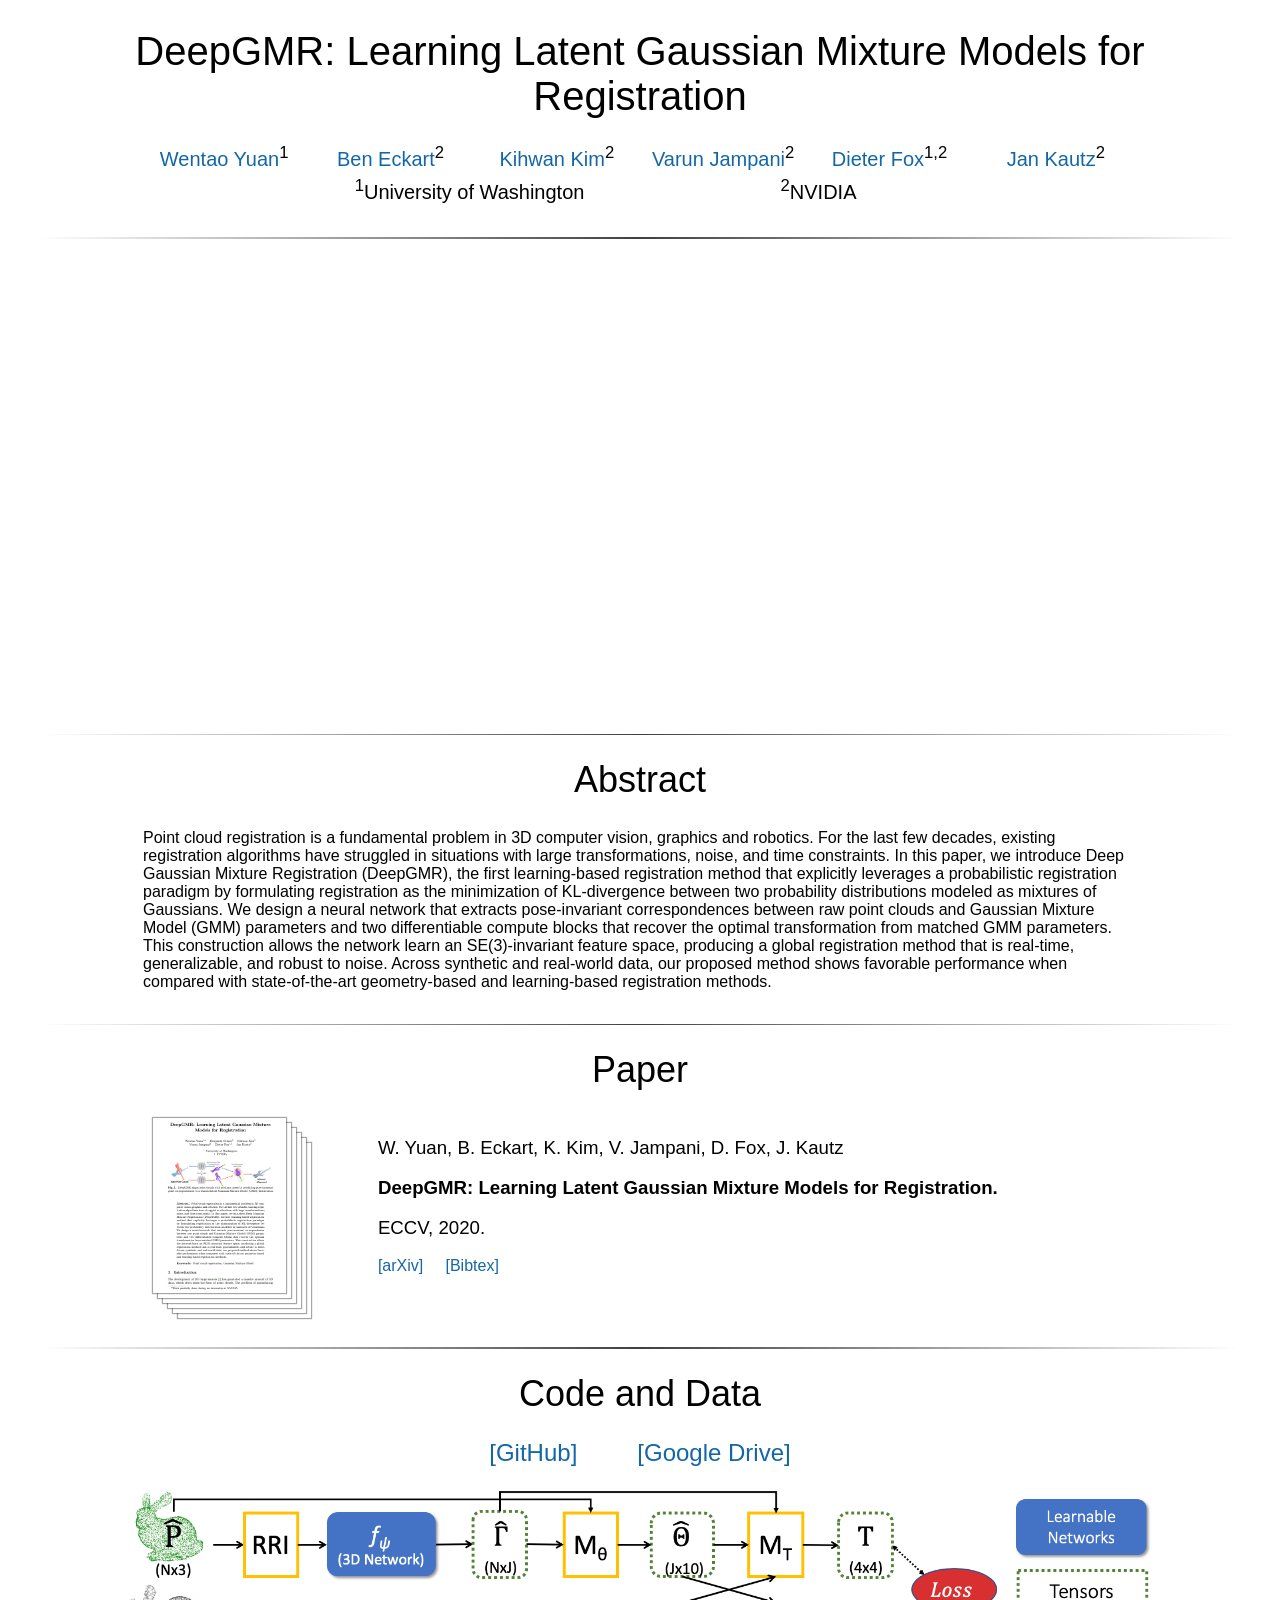
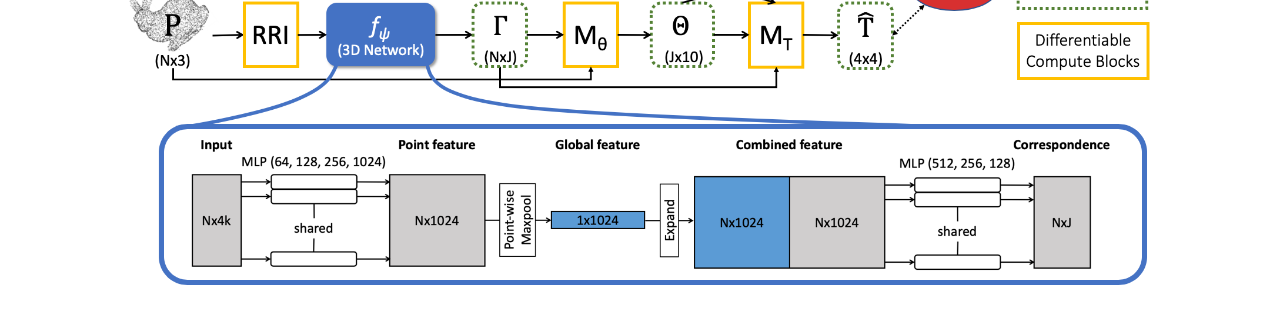
<file: deepgmr/index.html>
<script async src="https://www.googletagmanager.com/gtag/js?id=UA-120436611-3"></script>
<script>
  window.dataLayer = window.dataLayer || [];
  function gtag(){dataLayer.push(arguments);}
  gtag('js', new Date());

  gtag('config', 'UA-120436611-3');
</script>

<script src="http://www.google.com/jsapi" type="text/javascript"></script>
<script type="text/javascript">google.load("jquery", "1.3.2");</script>

<link rel="StyleSheet" href="style.css" type="text/css" media="all" />

<html>
  <head>
    <title>DeepGMR: Learning Latent Gaussian Mixture Models for Registration</title>
    <meta property="og:title" content="DeepGMR: Learning Latent Gaussian Mixture Models for Registration" />
    <meta property="og:image" content="https://wentaoyuan.github.io/deepgmr/images/architecture.png" />
    <meta property="og:url" content="https://youtu.be/xlUywtzDjOQ" />
  </head>

  <body>
    <br>
    <center>
      <span style="font-size:40px">DeepGMR: Learning Latent Gaussian Mixture Models for Registration</span>
    </center>

    <br>
    <table align=center width=1000px>
      <tr>
        <td align=center width=120px>
          <center>
            <span style="font-size:20px"><a href="https://wentaoyuan.github.io">Wentao Yuan</a><sup>1</sup></span>
          </center>
        </td>

        <td align=center width=120px>
          <center>
            <span style="font-size:20px"><a href="https://research.nvidia.com/person/ben-eckart">Ben Eckart</a><sup>2</sup></span>
          </center>
        </td>

        <td align=center width=120px>
          <center>
            <span style="font-size:20px"><a href="https://www.linkedin.com/in/kihwan">Kihwan Kim</a><sup>2</sup></span>
          </center>
        </td>

        <td align=center width=120px>
          <center>
            <span style="font-size:20px"><a href="https://varunjampani.github.io">Varun Jampani</a><sup>2</sup></span>
          </center>
        </td>

        <td align=center width=120px>
          <center>
            <span style="font-size:20px"><a href="https://homes.cs.washington.edu/~fox">Dieter Fox</a><sup>1,2</sup></span>
          </center>
        </td>

        <td align=center width=120px>
          <center>
            <span style="font-size:20px"><a href="https://research.nvidia.com/person/jan-kautz">Jan Kautz</a><sup>2</sup></span>
          </center>
        </td>
      </tr>
    </table>

    <table align=center width=700px>
      <tr>
        <td align=center width=100px>
          <center>
            <span style="font-size:20px"><sup>1</sup>University of Washington</span>
          </center>
        </td>

        <td align=center width=100px>
          <center>
            <span style="font-size:20px"><sup>2</sup>NVIDIA</span>
          </center>
        </td>
      </tr>
    </table>

    <br>
    <hr>
    <table align=center width=600px>
      <tr>
        <td width=600px>
          <center>
            <div class="video">
              <iframe width="800" height="450" src="https://www.youtube.com/embed/xlUywtzDjOQ" frameborder="0" allow="accelerometer; autoplay; encrypted-media; gyroscope; picture-in-picture" allowfullscreen></iframe>
            </div>
          </center>
        </td>
      </tr>
    </table>
    <br>

    <hr>
      <table align=center width=1000px>
        <center><h1>Abstract</h1></center>
        <tr>
          <td>
            Point cloud registration is a fundamental problem in 3D computer vision, graphics and robotics. For the last few decades, existing registration algorithms have struggled in situations with large transformations, noise, and time constraints. In this paper, we introduce Deep Gaussian Mixture Registration (DeepGMR), the first learning-based registration method that explicitly leverages a probabilistic registration paradigm by formulating registration as the minimization of KL-divergence between two probability distributions modeled as mixtures of Gaussians. We design a neural network that extracts pose-invariant correspondences between raw point clouds and Gaussian Mixture Model (GMM) parameters and two differentiable compute blocks that recover the optimal transformation from matched GMM parameters. This construction allows the network learn an SE(3)-invariant feature space, producing a global registration method that is real-time, generalizable, and robust to noise. Across synthetic and real-world data, our proposed method shows favorable performance when compared with state-of-the-art geometry-based and learning-based registration methods.
          </td>
        </tr>
      </table>
    <br>

    <hr>
    <table align=center width=1000px>
      <center><h1 id="paper">Paper</h1></center>
      <tr>
        <td>
          <a href="https://arxiv.org/abs/2008.09088">
            <img class="layered-paper-big" style="height:175px" src="./images/page1.png"/>
          </a>
        </td>
        <td>
          <span style="font-size:14pt">W. Yuan, B. Eckart, K. Kim, V. Jampani, D. Fox, J. Kautz</span>
          <br><br>
          <b><span style="font-size:14pt">DeepGMR: Learning Latent Gaussian Mixture Models for Registration.</b></span>
          <br><br>
          <span style="font-size:14pt">ECCV, 2020.</span>
          <br><br>
          <a href="https://arxiv.org/abs/2008.09088">[arXiv]</a> &nbsp; &nbsp;
          <a href="./bibtex.txt">[Bibtex]</a>
        </td>
      </tr>
    </table>
    <br><br>

    <hr>
    <center><h1 id="code">Code and Data</h1></center>
    <table align=center width=800px>
      <tr>
        <center>
          <span style="font-size:24px">
            <a href='https://github.com/wentaoyuan/deepgmr'>[GitHub]</a> &nbsp; &nbsp; &nbsp; &nbsp;
            <a href='https://drive.google.com/drive/folders/1Wb0gQf-9_9zmUawxl3cGwG9rDSjTDojK'>[Google Drive]</a>
          </span>
        </center>
      </tr>
    </table>
    <br>

    <table align=center width=1000px>
      <tr>
        <center>
          <img class="round" style="height:400" src="./images/architecture.png"/>
        </center>
      </tr>
    </table>
    <br>

  </body>
</html>
</file>
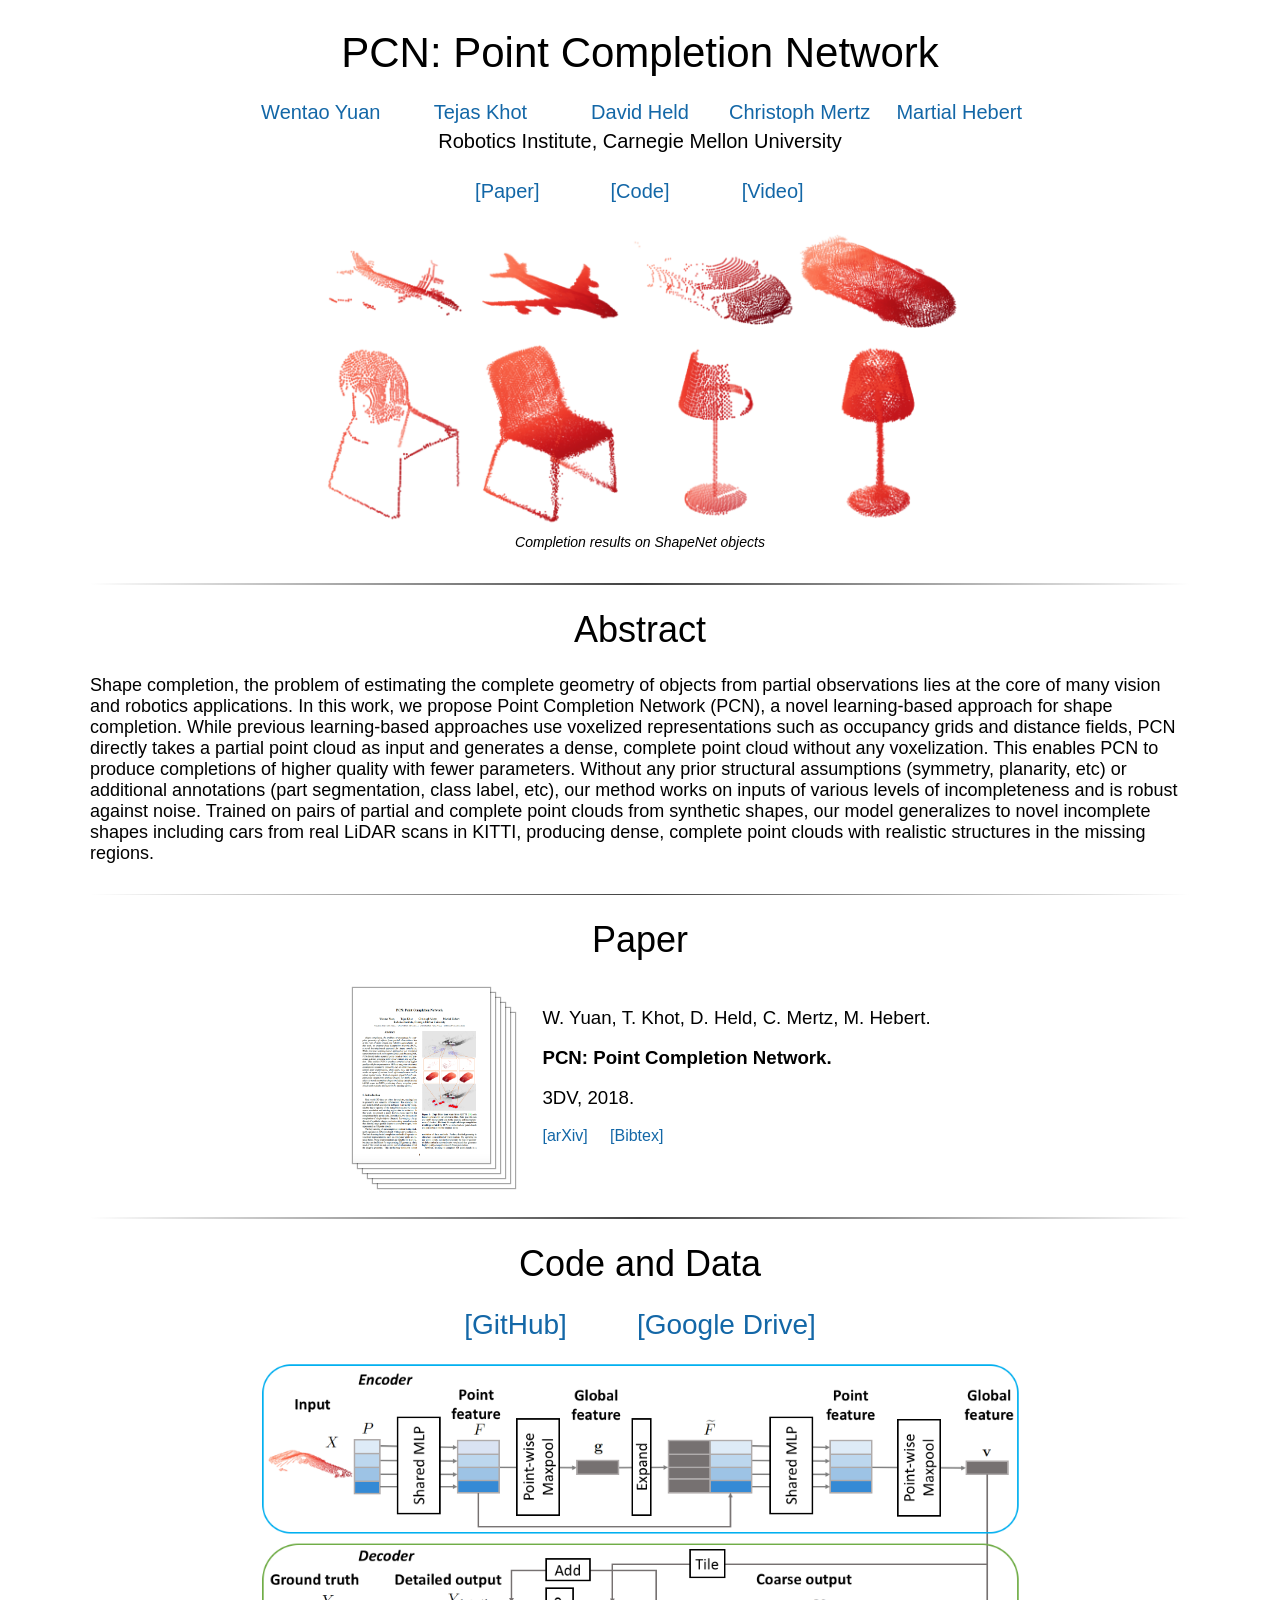
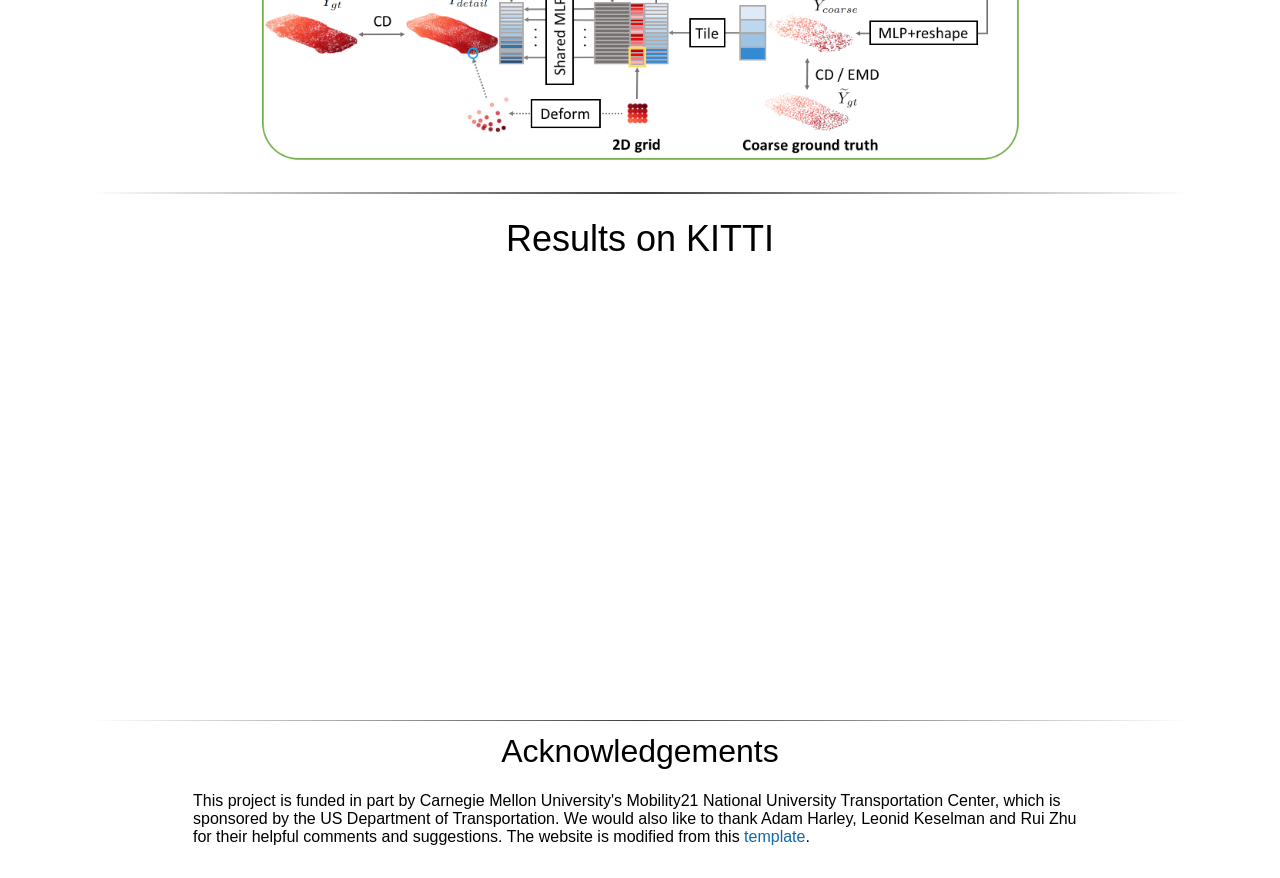
<file: pcn/index.html>
<!-- Global site tag (gtag.js) - Google Analytics -->
<script async src="https://www.googletagmanager.com/gtag/js?id=UA-120436611-3"></script>
<script>
  window.dataLayer = window.dataLayer || [];
  function gtag(){dataLayer.push(arguments);}
  gtag('js', new Date());

  gtag('config', 'UA-120436611-3');
</script>

<script src="http://www.google.com/jsapi" type="text/javascript"></script>
<script type="text/javascript">google.load("jquery", "1.3.2");</script>

<link rel="StyleSheet" href="style.css" type="text/css" media="all" />

<html>
  <head>
    <title>Point Completion Network</title>
    <meta property="og:title" content="Point Completion Network" />
    <meta property="og:image" content="https://wentaoyuan.github.io/pcn/images/shapenet.png" />
    <meta property="og:url" content="https://youtu.be/bzJrPQilPxg" />
  </head>

  <body>
    <br>
    <center>
      <span style="font-size:42px">PCN: Point Completion Network</span>
    </center>

    <br>
    <table align=center width=800px>
      <tr>
        <td align=center width=100px>
          <center>
            <span style="font-size:20px"><a href="https://wentaoyuan.github.io/">Wentao Yuan</a></span>
          </center>
        </td>

        <td align=center width=100px>
          <center>
            <span style="font-size:20px"><a href="https://tejaskhot.github.io/">Tejas Khot</a></span>
          </center>
        </td>

        <td align=center width=100px>
          <center>
            <span style="font-size:20px"><a href="https://davheld.github.io/">David Held</a></span>
          </center>
        </td>

        <td align=center width=100px>
          <center>
            <span style="font-size:20px"><a href="https://www.ri.cmu.edu/ri-people/christoph-mertz/">Christoph Mertz</a></span>
          </center>
        </td>

        <td align=center width=100px>
          <center>
            <span style="font-size:20px"><a href="https://www.cs.cmu.edu/~hebert/">Martial Hebert</a></span>
          </center>
        </td>
      </tr>
    </table>

    <table align=center width=700px>
      <tr>
        <td align=center width=100px>
          <center>
            <span style="font-size:20px">Robotics Institute, Carnegie Mellon University</span>
          </center>
        </td>
      </tr>
    </table>

    <br>
    <table align=center width=400px>
      <tr>
        <td align=center width=100px>
          <center>
            <span style="font-size:20px"><a href="#paper">[Paper]</a></span>
          </center>
        </td>

        <td align=center width=100px>
          <center>
            <span style="font-size:20px"><a href="#code">[Code]</a></span>
          </center>
        </td>

        <td align=center width=100px>
          <center>
            <span style="font-size:20px"><a href="#video">[Video]</a></span>
          </center>
        </td>
      </tr>
    </table>

    <br>
    <table align=center width=600px>
      <tr>
        <td>
          <center>
            <img src = "./images/shapenet.png" height="300px"></img><br>
          </center>
        </td>
      </tr>
        <td>
          <center>
            <span style="font-size:14px"><i>Completion results on ShapeNet objects</i>
          </center>
        </td>
      </tr>
    </table>
    <br>

    <hr>
    <center><h1>Abstract</h1></center>
    Shape completion, the problem of estimating the complete geometry of objects from partial observations lies at the core of many vision and robotics applications. In this work, we propose Point Completion Network (PCN), a novel learning-based approach for shape completion. While previous learning-based approaches use voxelized representations such as occupancy grids and distance fields, PCN directly takes a partial point cloud as input and generates a dense, complete point cloud without any voxelization. This enables PCN to produce completions of higher quality with fewer parameters. Without any prior structural assumptions (symmetry, planarity, etc) or additional annotations (part segmentation, class label, etc), our method works on inputs of various levels of incompleteness and is robust against noise. Trained on pairs of partial and complete point clouds from synthetic shapes, our model generalizes to novel incomplete shapes including cars from real LiDAR scans in KITTI, producing dense, complete point clouds with realistic structures in the missing regions.
    <br><br>

    <hr>
    <table align=center width=600px>
      <center><h1 id="paper">Paper</h1></center>
      <tr>
        <td>
          <a href="https://arxiv.org/pdf/1808.00671.pdf">
            <img class="layered-paper-big" style="height:175px" src="./images/page1.png"/></a>
        </td>
        <td>
          <span style="font-size:14pt">W. Yuan, T. Khot, D. Held, C. Mertz, M. Hebert.</span>
          <br><br>
          <b><span style="font-size:14pt">PCN: Point Completion Network.</b></span>
          <br><br>
          <span style="font-size:14pt">3DV, 2018.</span>
          <br><br>
          <a href="https://arxiv.org/abs/1808.00671">[arXiv]</a> &nbsp; &nbsp;
          <a href="./bibtex.txt">[Bibtex]</a>
        </td>
      </tr>
    </table>
    <br><br>

    <hr>
    <center><h1 id="code">Code and Data</h1></center>
    <table align=center width=800px>
      <tr>
        <center>
          <span style="font-size:28px">
            <a href='https://github.com/wentaoyuan/pcn'>[GitHub]</a> &nbsp; &nbsp; &nbsp; &nbsp;
            <a href='https://drive.google.com/open?id=1Af9igOStb6O9YHwjYHOwR0qW4uP3zLA6'>[Google Drive]</a>
          </span>
        </center>
      </tr>
    </table>
    <br>

    <table align=center width=1000px>
      <tr>
        <center>
          <img class="round" style="height:400" src="./images/architecture.png"/>
        </center>
      </tr>
    </table>
    <br>

    <hr>
    <center><h1 id="video">Results on KITTI</h1></center>
    <table align=center width=600px>
      <tr>
        <td width=600px>
          <center>
            <div class="video">
              <iframe width="720" height="400" src="https://www.youtube.com/embed/bzJrPQilPxg" frameborder="0" allowfullscreen></iframe>
            </div>
          </center>
        </td>
      </tr>
    </table>
    <br>

    <hr>
    <table align=center width=900px>
      <tr>
        <td>
          <left>
            <center><h1>Acknowledgements</h1></center>
            This project is funded in part by Carnegie Mellon University's Mobility21 National University Transportation Center, which is sponsored by the US Department of Transportation. We would also like to thank Adam Harley, Leonid Keselman and Rui Zhu for their helpful comments and suggestions. The website is modified from this <a href="https://richzhang.github.io/colorization/">template</a>.
          </left>
        </td>
      </tr>
    </table>
    <br>

  </body>
</html>
</file>
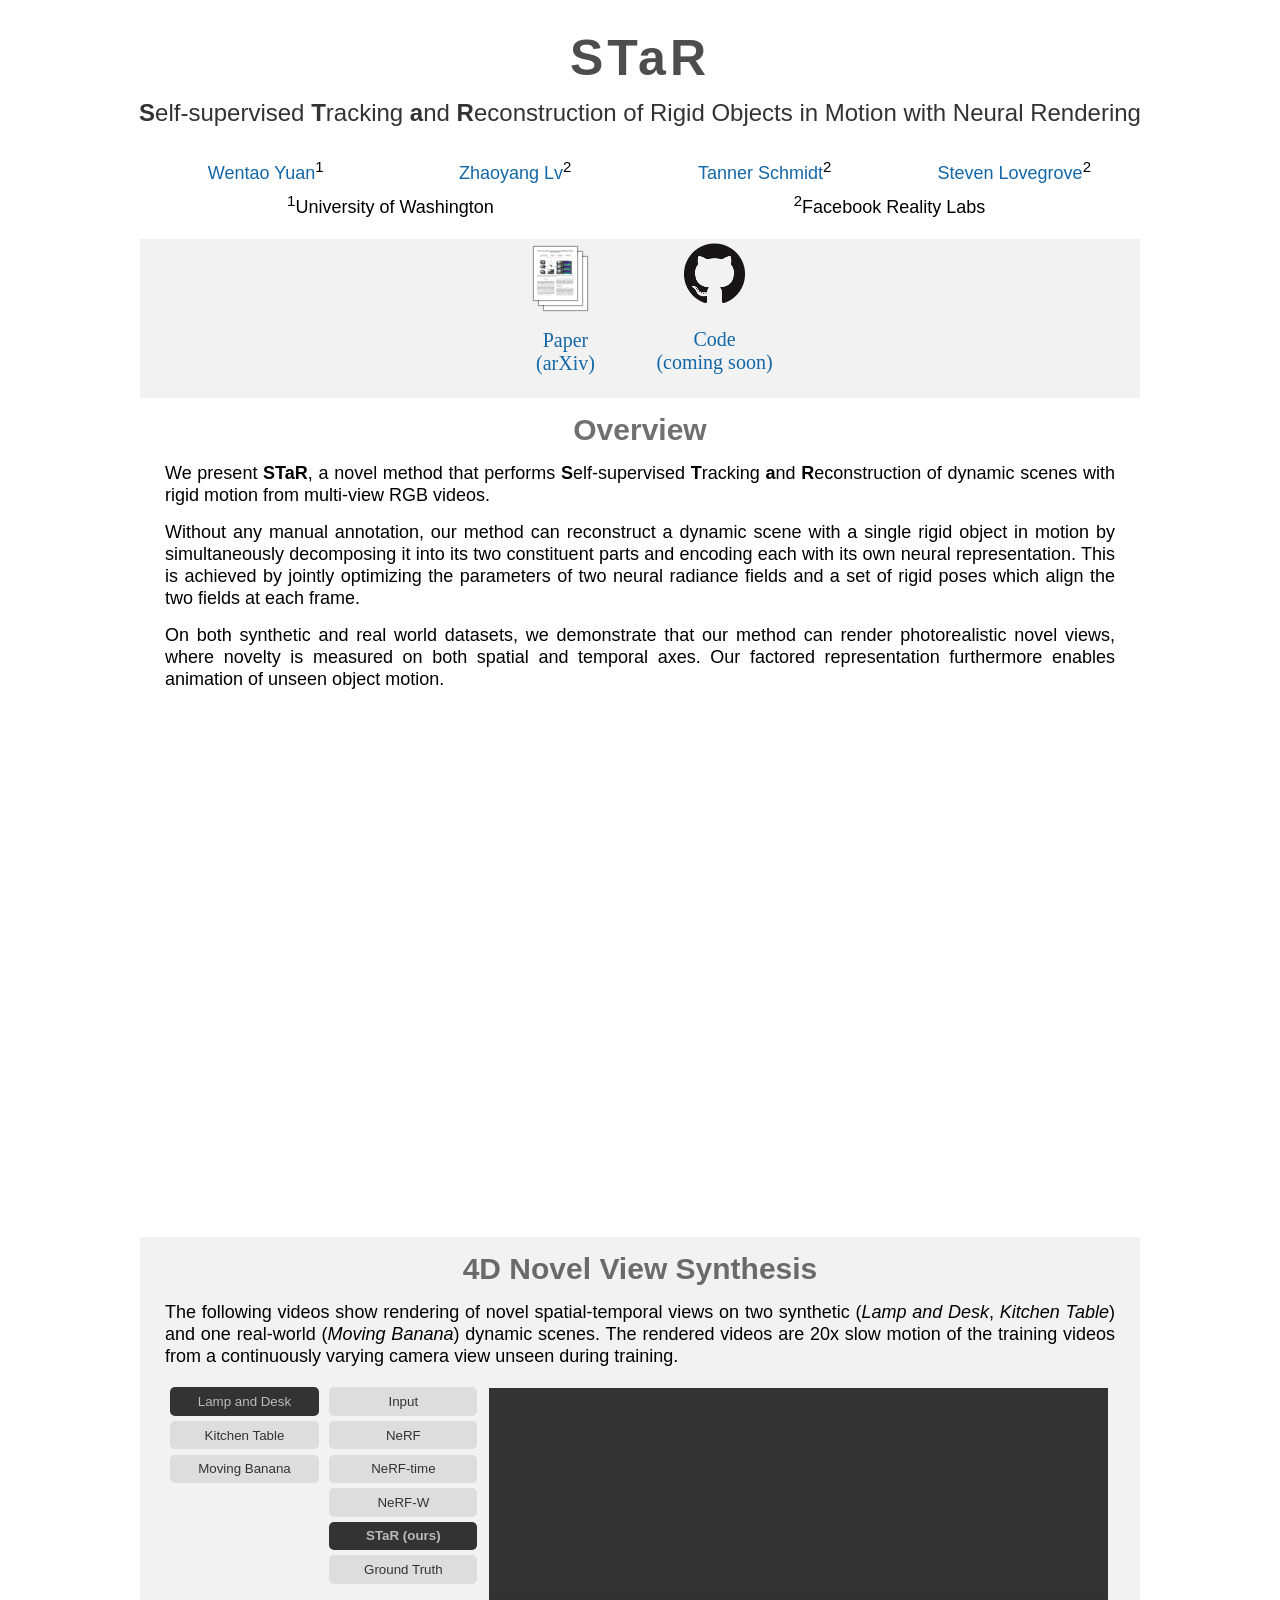
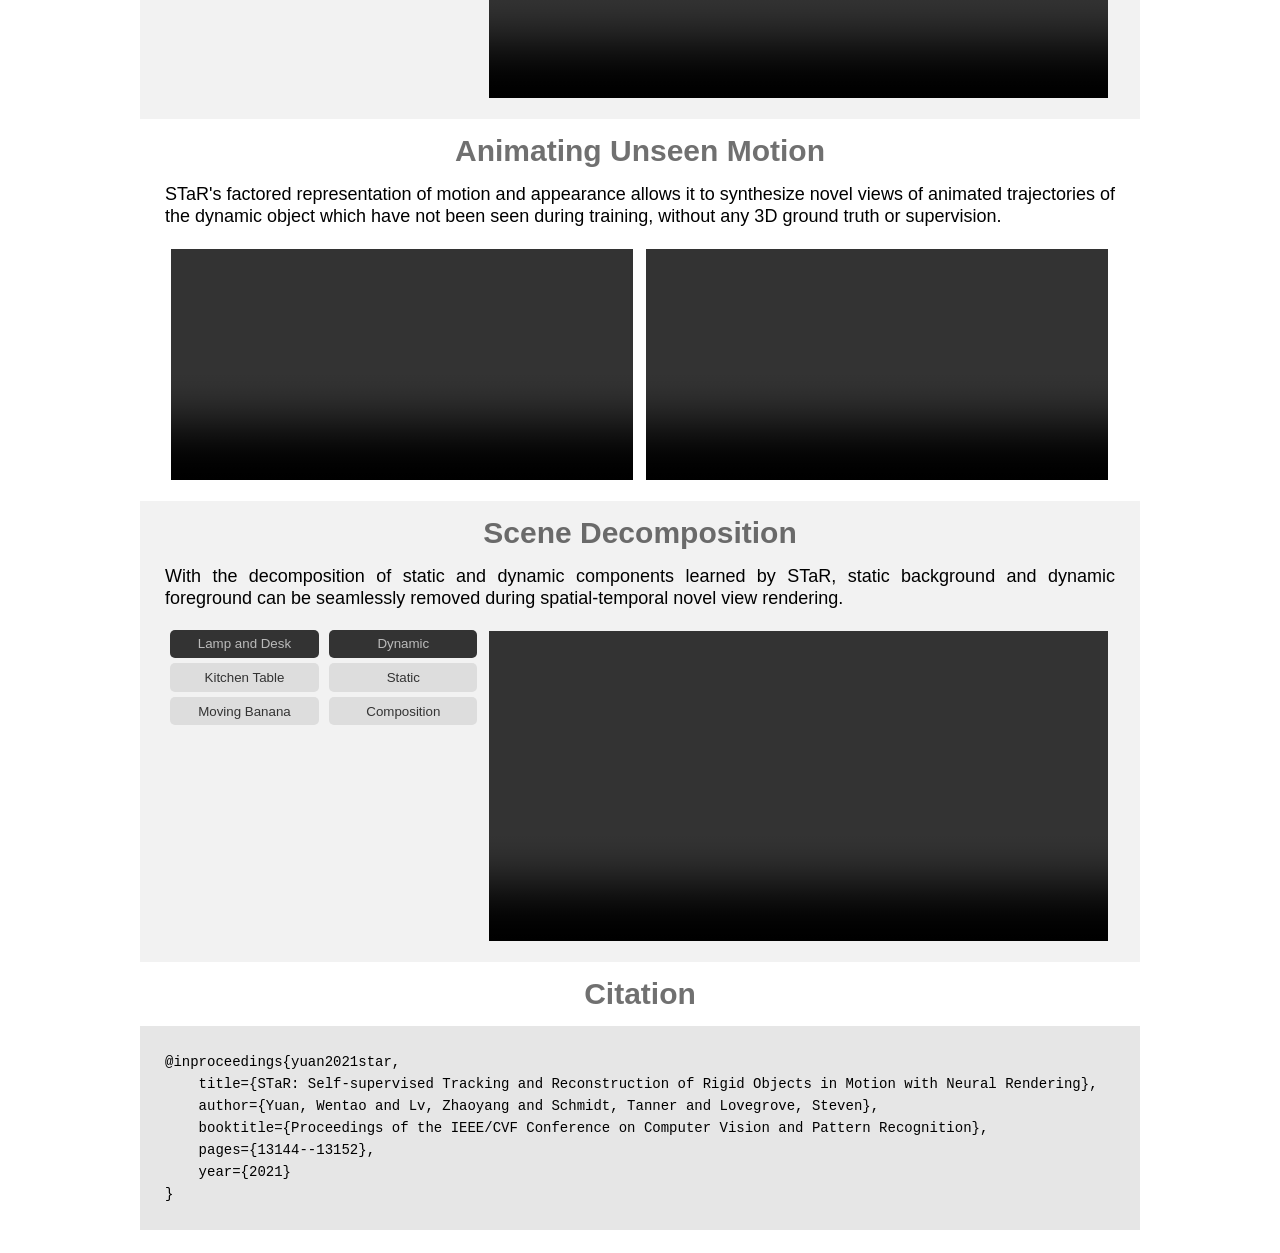
<file: star/index.html>
<!DOCTYPE html>
<html>
  <head>
    <meta charset="utf-8">
    <meta name="viewport" content="width=device-width, initial-scale=1">
    <title>STaR: Self-supervised Tracking and Reconstruction of Rigid Objects in Motion with Neural Rendering</title>

    <script async src="https://www.googletagmanager.com/gtag/js?id=UA-120436611-3"></script>
    <script>
      window.dataLayer = window.dataLayer || [];
      function gtag(){dataLayer.push(arguments);}
      gtag('js', new Date());
      gtag('config', 'UA-120436611-3');
    </script>
    <script src="http://www.google.com/jsapi" type="text/javascript"></script>
    <script type="text/javascript">google.load("jquery", "1.3.2");</script>
    <script src="video.js"></script>

    <link rel="StyleSheet" href="style.css" type="text/css"/>
  </head>

  <body>
    <br>
    <center>
      <h1 class="title">STaR</h1>
      <h1 class="subtitle"><b>S</b>elf-supervised <b>T</b>racking <b>a</b>nd <b>R</b>econstruction of Rigid Objects in Motion with Neural Rendering</h1>
    </center>

    <br>
    <div class="container">
      <table align=center width=100%>
        <tr>
          <td align=center width=25%>
            <center>
              <span class="text"><a href="https://wentaoyuan.github.io">Wentao Yuan</a><sup>1</sup></span>
            </center>
          </td>
          <td align=center width=25%>
            <center>
              <span class="text"><a href="https://lvzhaoyang.github.io">Zhaoyang Lv</a><sup>2</sup></span>
            </center>
          </td>
          <td align=center width=25%>
            <center>
              <span class="text"><a href="https://tschmidt23.github.io">Tanner Schmidt</a><sup>2</sup></span>
            </center>
          </td>
          <td align=center width=25%>
            <center>
              <span class="text"><a href="https://scholar.google.com/citations?user=JVum8voAAAAJ">Steven Lovegrove</a><sup>2</sup></span>
            </center>
          </td>
        </tr>
      </table>

      <table align=center width=100%>
        <tr>
          <td align=center width=50%>
            <center>
              <span class="text"><sup>1</sup>University of Washington</span>
            </center>
          </td>
          <td align=center width=50%>
            <center>
              <span class="text"><sup>2</sup>Facebook Reality Labs</span>
            </center>
          </td>
        </tr>
      </table>
    </div>
    <br>

    <div class="container grey_container">
      <table align=center width=30%>
        <tr>
          <td align=center width=50%>
            <a href="https://arxiv.org/abs/2101.01602">
              <img class="layered-paper" width=30% src="images/page1.png"/>
              <p style="font-size:20px">Paper<br>(arXiv)</p>
            </a>
          </td>
          <td align=center width=50%>
            <a href="https://github.com/wentaoyuan">
              <img width=42% src="images/github.png"/>
              <p style="font-size:20px">Code<br>(coming soon)</p>
            </a>
          </td>
        </tr>
      </table>
    </div>

    <div class="container">
      <center><h2 class="sectitle">Overview</h2></center>
        <p class="text">
          We present <b>STaR</b>, a novel method that performs <b>S</b>elf-supervised <b>T</b>racking <b>a</b>nd <b>R</b>econstruction of dynamic scenes with rigid motion from multi-view RGB videos.
        </p>
        <p class="text">
          Without any manual annotation, our method can reconstruct a dynamic scene with a single rigid object in motion by simultaneously decomposing it into its two constituent parts and encoding each with its own neural representation. This is achieved by jointly optimizing the parameters of two neural radiance fields and a set of rigid poses which align the two fields at each frame.
        </p>
        <p class="text">
          On both synthetic and real world datasets, we demonstrate that our method can render photorealistic novel views, where novelty is measured on both spatial and temporal axes. Our factored representation furthermore enables animation of unseen object motion.
        </p>
        <div class="container widget_container">
          <div class="container video_container">
            <iframe width=100% height=500 src="https://www.youtube.com/embed/SVBEfOHGyNE" frameborder="0" allow="accelerometer; autoplay; encrypted-media; gyroscope; picture-in-picture" allowfullscreen></iframe>
          </div>
        </div>
    </div>

    <div class="container grey_container">
      <center><h2 class="sectitle">4D Novel View Synthesis</h2></center>
      <p class="text">
        The following videos show rendering of novel spatial-temporal views on two synthetic (<i>Lamp and Desk</i>, <i>Kitchen Table</i>) and one real-world (<i>Moving Banana</i>) dynamic scenes. The rendered videos are 20x slow motion of the training videos from a continuously varying camera view unseen during training.
      </p>
      <div class="container widget_container">
        <div class="buttons">
          <button id="nvs_data0" value="lamp_and_desk" class="on">Lamp and Desk</button>
          <button id="nvs_data1" value="kitchen_table">Kitchen Table</button>
          <button id="nvs_data2" value="moving_banana">Moving Banana</button>
        </div>
        <div class="buttons">
          <button id="nvs_btn0" value="input">Input</button>
          <button id="nvs_btn1" value="nerf">NeRF</button>
          <button id="nvs_btn2" value="nerf-time">NeRF-time</button>
          <button id="nvs_btn3" value="nerf-w">NeRF-W</button>
          <button id="nvs_btn4" value="star" class="on"><b>STaR (ours)</b></button>
          <button id="nvs_btn5" value="gt">Ground Truth</button>
        </div>
        <div class="container video_container">
          <video id="nvs_vid0" controls loop playsinline>
            <source src="videos/lamp_and_desk_input.mp4" type="video/mp4"/>
          </video>
          <video id="nvs_vid1" controls loop playsinline>
            <source src="videos/lamp_and_desk_nerf.mp4" type="video/mp4"/>
          </video>
          <video id="nvs_vid2" controls loop playsinline>
            <source src="videos/lamp_and_desk_nerf-time.mp4" type="video/mp4"/>
          </video>
          <video id="nvs_vid3" controls loop playsinline>
            <source src="videos/lamp_and_desk_nerf-w.mp4" type="video/mp4"/>
          </video>
          <video id="nvs_vid4" controls loop playsinline class="on">
            <source src="videos/lamp_and_desk_star.mp4" type="video/mp4"/>
          </video>
          <video id="nvs_vid5" controls loop playsinline>
            <source src="videos/lamp_and_desk_gt.mp4" type="video/mp4"/>
          </video>
        </div>
      </div>
    </div>

    <div class="container">
      <center><h2 class="sectitle">Animating Unseen Motion</h2></center>
      <p class="text">
        STaR's factored representation of motion and appearance allows it to synthesize novel views of animated trajectories of the dynamic object which have not been seen during training, without any 3D ground truth or supervision.
      </p>
      <div class="container widget_container">
        <div class="container video_container">
          <video controls loop autoplay muted playsinline class="on">
            <source src="videos/lamp_and_desk_anim.mp4" type="video/mp4"/>
          </video>
        </div>
        <div class="container video_container">
          <video controls loop autoplay muted playsinline class="on">
            <source src="videos/moving_banana_anim.mp4" type="video/mp4"/>
          </video>
        </div>
      </div>
    </div>

    <div class="container grey_container">
      <center><h2 class="sectitle">Scene Decomposition</h2></center>
      <p class="text">
        With the decomposition of static and dynamic components learned by STaR, static background and dynamic foreground can be seamlessly removed during spatial-temporal novel view rendering.
      </p>
      <div class="container widget_container">
        <div class="buttons">
          <button id="decomp_data0" value="lamp_and_desk" class="on">Lamp and Desk</button>
          <button id="decomp_data1" value="kitchen_table">Kitchen Table</button>
          <button id="decomp_data2" value="moving_banana">Moving Banana</button>
        </div>
        <div class="buttons">
          <button id="decomp_btn0" value="dynamic" class="on">Dynamic</button>
          <button id="decomp_btn1" value="static">Static</button>
          <button id="decomp_btn2" value="star">Composition</button>
        </div>
        <div class="container video_container">
          <video id="decomp_vid0" controls loop playsinline class="on">
            <source src="videos/lamp_and_desk_dynamic.mp4" type="video/mp4"/>
          </video>
          <video id="decomp_vid1" controls loop playsinline>
            <source src="videos/lamp_and_desk_static.mp4" type="video/mp4"/>
          </video>
          <video id="decomp_vid2" controls loop playsinline>
            <source src="videos/lamp_and_desk_star.mp4" type="video/mp4"/>
          </video>
        </div>
      </div>
    </div>

    <div class="container">
      <center><h2 class="sectitle">Citation</h2></center>
      <div class="text citation">
        @inproceedings{yuan2021star,<br>
          &nbsp; &nbsp; title={STaR: Self-supervised Tracking and Reconstruction of Rigid Objects in Motion with Neural Rendering},<br>
          &nbsp; &nbsp; author={Yuan, Wentao and Lv, Zhaoyang and Schmidt, Tanner and Lovegrove, Steven},<br>
          &nbsp; &nbsp; booktitle={Proceedings of the IEEE/CVF Conference on Computer Vision and Pattern Recognition},<br>
          &nbsp; &nbsp; pages={13144--13152},<br>
          &nbsp; &nbsp; year={2021}<br>
        }
      </div>
    </div>

  </body>
</html>
</file>
<file: style.css>
table {max-width:1080px}
td {padding:7px}
td div {padding:7px}

body,
td,
th,
tr,
p,
a {
    font-family: 'HelveticaNeue-Light', 'Lucida Grande', 'Hiragino Sans GB', sans-serif;
    font-weight:400;
    font-size:16px;
    margin-left: auto;
    margin-right: auto;
    line-height: 150%;
}

hr {
    border: 0;
    height: 1px;
    background-image: linear-gradient(to right, rgba(0, 0, 0, 0.1), rgba(0, 0, 0, 0.5), rgba(0, 0, 0, 0.1));
}

pre {
    white-space: pre-line;
}

.headshot {
    border-radius: 50%;
}

name {
    font-size: 32px;
    font-weight:500;
}

cname {
    font-size: 24px;
    font-weight:400;
}

heading {
    font-size: 22px;
    font-weight:500;
}

papertitle {
    font-weight: 700;
    color: #1772d0;
}

highlight1 {
    font-weight: 700;
    color: #fb7c05;
}

highlight2 {
    font-weight: 700;
    color: #ff1d1d;
}
</file>
<file: deepgmr/style.css>
body {
    font-family: "HelveticaNeue-Light", "Helvetica Neue Light", "Helvetica Neue", Helvetica, Arial, "Lucida Grande", sans-serif;
    font-weight:300;
    font-size:18px;
    margin-left: auto;
    margin-right: auto;
    width: 1200px;
}

h1 {
    font-weight:300;
}

.disclaimerbox {
    background-color: #eee;
    border: 1px solid #eeeeee;
    border-radius: 10px ;
    -moz-border-radius: 10px ;
    -webkit-border-radius: 10px ;
    padding: 20px;
}

video.header-vid {
    height: 140px;
    border: 1px solid black;
    border-radius: 10px ;
    -moz-border-radius: 10px ;
    -webkit-border-radius: 10px ;
}

img.header-img {
    height: 140px;
    border: 1px solid black;
    border-radius: 10px ;
    -moz-border-radius: 10px ;
    -webkit-border-radius: 10px ;
}

img.rounded {
    border: 1px solid #eeeeee;
    border-radius: 10px ;
    -moz-border-radius: 10px ;
    -webkit-border-radius: 10px ;
}

a:link,a:visited
{
    color: #1367a7;
    text-decoration: none;
}
a:hover {
    color: #208799;
}

td.dl-link {
    height: 160px;
    text-align: center;
    font-size: 22px;
}

.layered-paper-big { /* modified from: http://css-tricks.com/snippets/css/layered-paper/ */
    box-shadow:
            0px 0px 1px 1px rgba(0,0,0,0.35), /* The top layer shadow */
            5px 5px 0 0px #fff, /* The second layer */
            5px 5px 1px 1px rgba(0,0,0,0.35), /* The second layer shadow */
            10px 10px 0 0px #fff, /* The third layer */
            10px 10px 1px 1px rgba(0,0,0,0.35), /* The third layer shadow */
            15px 15px 0 0px #fff, /* The fourth layer */
            15px 15px 1px 1px rgba(0,0,0,0.35), /* The fourth layer shadow */
            20px 20px 0 0px #fff, /* The fifth layer */
            20px 20px 1px 1px rgba(0,0,0,0.35), /* The fifth layer shadow */
            25px 25px 0 0px #fff, /* The fifth layer */
            25px 25px 1px 1px rgba(0,0,0,0.35); /* The fifth layer shadow */
    margin-left: 10px;
    margin-right: 45px;
}

.layered-paper { /* modified from: http://css-tricks.com/snippets/css/layered-paper/ */
    box-shadow:
            0px 0px 1px 1px rgba(0,0,0,0.35), /* The top layer shadow */
            5px 5px 0 0px #fff, /* The second layer */
            5px 5px 1px 1px rgba(0,0,0,0.35), /* The second layer shadow */
            10px 10px 0 0px #fff, /* The third layer */
            10px 10px 1px 1px rgba(0,0,0,0.35); /* The third layer shadow */
    margin-top: 5px;
    margin-left: 10px;
    margin-right: 30px;
    margin-bottom: 5px;
}

.vert-cent {
    position: relative;
    top: 50%;
    transform: translateY(-50%);
}

hr
{
    border: 0;
    height: 1.5px;
    background-image: linear-gradient(to right, rgba(0, 0, 0, 0), rgba(0, 0, 0, 0.75), rgba(0, 0, 0, 0));
}
</file>
<file: pcn/style.css>
body {
    font-family: "HelveticaNeue-Light", "Helvetica Neue Light", "Helvetica Neue", Helvetica, Arial, "Lucida Grande", sans-serif;
    font-weight:300;
    font-size:18px;
    margin-left: auto;
    margin-right: auto;
    width: 1100px;
}

h1 {
    font-weight:300;
}

.disclaimerbox {
    background-color: #eee;
    border: 1px solid #eeeeee;
    border-radius: 10px ;
    -moz-border-radius: 10px ;
    -webkit-border-radius: 10px ;
    padding: 20px;
}

video.header-vid {
    height: 140px;
    border: 1px solid black;
    border-radius: 10px ;
    -moz-border-radius: 10px ;
    -webkit-border-radius: 10px ;
}

img.header-img {
    height: 140px;
    border: 1px solid black;
    border-radius: 10px ;
    -moz-border-radius: 10px ;
    -webkit-border-radius: 10px ;
}

img.rounded {
    border: 1px solid #eeeeee;
    border-radius: 10px ;
    -moz-border-radius: 10px ;
    -webkit-border-radius: 10px ;
}

a:link,a:visited
{
    color: #1367a7;
    text-decoration: none;
}
a:hover {
    color: #208799;
}

td.dl-link {
    height: 160px;
    text-align: center;
    font-size: 22px;
}

.layered-paper-big { /* modified from: http://css-tricks.com/snippets/css/layered-paper/ */
    box-shadow:
            0px 0px 1px 1px rgba(0,0,0,0.35), /* The top layer shadow */
            5px 5px 0 0px #fff, /* The second layer */
            5px 5px 1px 1px rgba(0,0,0,0.35), /* The second layer shadow */
            10px 10px 0 0px #fff, /* The third layer */
            10px 10px 1px 1px rgba(0,0,0,0.35), /* The third layer shadow */
            15px 15px 0 0px #fff, /* The fourth layer */
            15px 15px 1px 1px rgba(0,0,0,0.35), /* The fourth layer shadow */
            20px 20px 0 0px #fff, /* The fifth layer */
            20px 20px 1px 1px rgba(0,0,0,0.35), /* The fifth layer shadow */
            25px 25px 0 0px #fff, /* The fifth layer */
            25px 25px 1px 1px rgba(0,0,0,0.35); /* The fifth layer shadow */
    margin-left: 10px;
    margin-right: 45px;
}

.layered-paper { /* modified from: http://css-tricks.com/snippets/css/layered-paper/ */
    box-shadow:
            0px 0px 1px 1px rgba(0,0,0,0.35), /* The top layer shadow */
            5px 5px 0 0px #fff, /* The second layer */
            5px 5px 1px 1px rgba(0,0,0,0.35), /* The second layer shadow */
            10px 10px 0 0px #fff, /* The third layer */
            10px 10px 1px 1px rgba(0,0,0,0.35); /* The third layer shadow */
    margin-top: 5px;
    margin-left: 10px;
    margin-right: 30px;
    margin-bottom: 5px;
}

.vert-cent {
    position: relative;
    top: 50%;
    transform: translateY(-50%);
}

hr
{
    border: 0;
    height: 1.5px;
    background-image: linear-gradient(to right, rgba(0, 0, 0, 0), rgba(0, 0, 0, 0.75), rgba(0, 0, 0, 0));
}
</file>
<file: star/style.css>
.title{
    color:#4d4d4d;
    font-family: Palatino, Helvetica, Arial, sans-serif;
    font-size:50px;
    font-weight:700;
    letter-spacing:4px;
    line-height:65px;
    margin-top:0;
    margin-bottom:0;
}

.subtitle{
    color:#333;
    font-family: "Helvetica Neue Light", "Helvetica Neue", Helvetica, Arial, sans-serif;
    font-size:24px;
    font-weight:400;
    letter-spacing:0;
    line-height:44px;
    margin-top:0;
    margin-bottom:0;
}

.sectitle{
    color:rgba(0,0,0,.56);
    font-family: "Helvetica Neue Light", "Helvetica Neue", Helvetica, Arial, sans-serif;
    font-size:30px;
    font-weight:700;
    letter-spacing:0;
    line-height:44px;
    margin-top:10px;
    margin-bottom:10px;
}

.text{
    font-family: "Helvetica Neue Light", "Helvetica Neue", Helvetica, Arial, sans-serif;
    font-size:18px;
    font-weight:300;
    line-height:22px;
    margin-top:0;
    margin-bottom:15px;
    padding-left:25px;
    padding-right:25px;
    text-align:justify;
}

.container{
    margin-left:auto;
    margin-right:auto;
    max-width:1000px;
}

.container:before,.container:after{
    content:"";
    display:table;
    grid-column-start:1;
    grid-row-start:1;
    grid-column-end:2;
    grid-row-end:2
}

.grey_container{
    background-color:#f2f2f2
}

.widget_container {
	display: flex;
    margin-bottom:15px;
    padding-left:25px;
    padding-right:25px;
}

.video_container {
	margin: 0.4em;
    width: 100%;
}

.citation{
    background-color:#e6e6e6;
    font-family:"Lucida Console", monospace, sans-serif;
    font-size:14px;
    padding-top:25px;
    padding-bottom:25px;
}

button {
    padding: 0.5em 0.75em;
    margin: 0.4em 0.4em;
    min-width: 20ch;
    background-color: #ddd;
    color: #333;
    border-radius: 5px;
    border: none;
    cursor: pointer;
    display: block;
}

button.on {
	background-color: #333;
	color: #bbb;
}

video {
	display: none;
	width: 100%;
}

video.on {
	display: block;
}

a:link,a:visited
{
    color: #1367a7;
    text-decoration: none;
}

a:hover {
    color: #208799;
}

.layered-paper-big { /* modified from: http://css-tricks.com/snippets/css/layered-paper/ */
    box-shadow:
            0px 0px 1px 1px rgba(0,0,0,0.35), /* The top layer shadow */
            5px 5px 0 0px #fff, /* The second layer */
            5px 5px 1px 1px rgba(0,0,0,0.35), /* The second layer shadow */
            10px 10px 0 0px #fff, /* The third layer */
            10px 10px 1px 1px rgba(0,0,0,0.35), /* The third layer shadow */
            15px 15px 0 0px #fff, /* The fourth layer */
            15px 15px 1px 1px rgba(0,0,0,0.35), /* The fourth layer shadow */
            20px 20px 0 0px #fff, /* The fifth layer */
            20px 20px 1px 1px rgba(0,0,0,0.35), /* The fifth layer shadow */
            25px 25px 0 0px #fff, /* The fifth layer */
            25px 25px 1px 1px rgba(0,0,0,0.35); /* The fifth layer shadow */
    margin-left: 10px;
    margin-right: 45px;
}

.layered-paper { /* modified from: http://css-tricks.com/snippets/css/layered-paper/ */
    box-shadow:
            0px 0px 1px 1px rgba(0,0,0,0.35), /* The top layer shadow */
            5px 5px 0 0px #fff, /* The second layer */
            5px 5px 1px 1px rgba(0,0,0,0.35), /* The second layer shadow */
            10px 10px 0 0px #fff, /* The third layer */
            10px 10px 1px 1px rgba(0,0,0,0.35); /* The third layer shadow */
    margin-top: 5px;
    margin-left: 10px;
    margin-right: 30px;
    margin-bottom: 5px;
}
</file>
